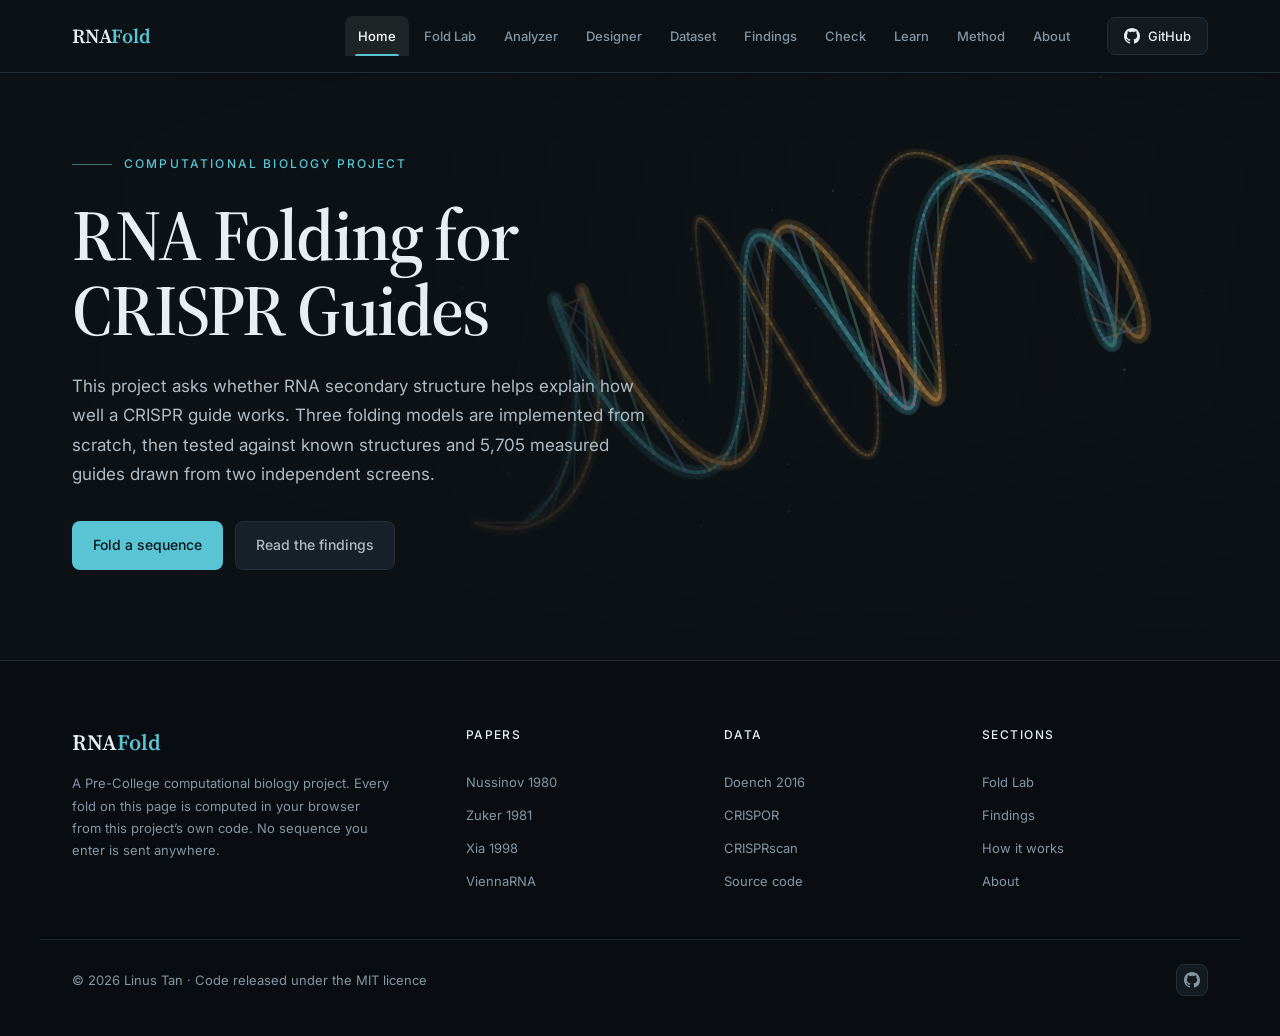
<file: index.html>
<!doctype html>
<!--
  Root redirect.

  GitHub Pages serves this repository from the root, while the site itself
  lives in docs/. Without a root index.html, Pages falls back to rendering
  README.md through Jekyll, which is what a visitor would otherwise see.

  To retire this file: set Settings > Pages > source folder to /docs, then
  delete this file and the sibling .nojekyll. The site then serves from
  kwland.github.io/rna-folding-crispr/ with no redirect hop.
-->
<html lang="en">
  <head>
    <meta charset="utf-8" />
    <meta name="viewport" content="width=device-width, initial-scale=1" />
    <title>RNA Fold Lab</title>
    <link rel="canonical" href="https://kwland.github.io/rna-folding-crispr/docs/" />
    <meta http-equiv="refresh" content="0; url=./docs/" />
    <meta name="robots" content="noindex" />
    <style>
      body {
        margin: 0;
        min-height: 100vh;
        display: grid;
        place-items: center;
        background: #10161c;
        color: #eef3f7;
        font-family: system-ui, -apple-system, "Segoe UI", sans-serif;
      }
      a {
        color: #58c4d4;
      }
    </style>
  </head>
  <body>
    <p>Opening the RNA Fold Lab. <a href="./docs/">Continue if this does not redirect.</a></p>
    <script>
      location.replace("./docs/" + location.hash);
    </script>
  </body>
</html>
</file>
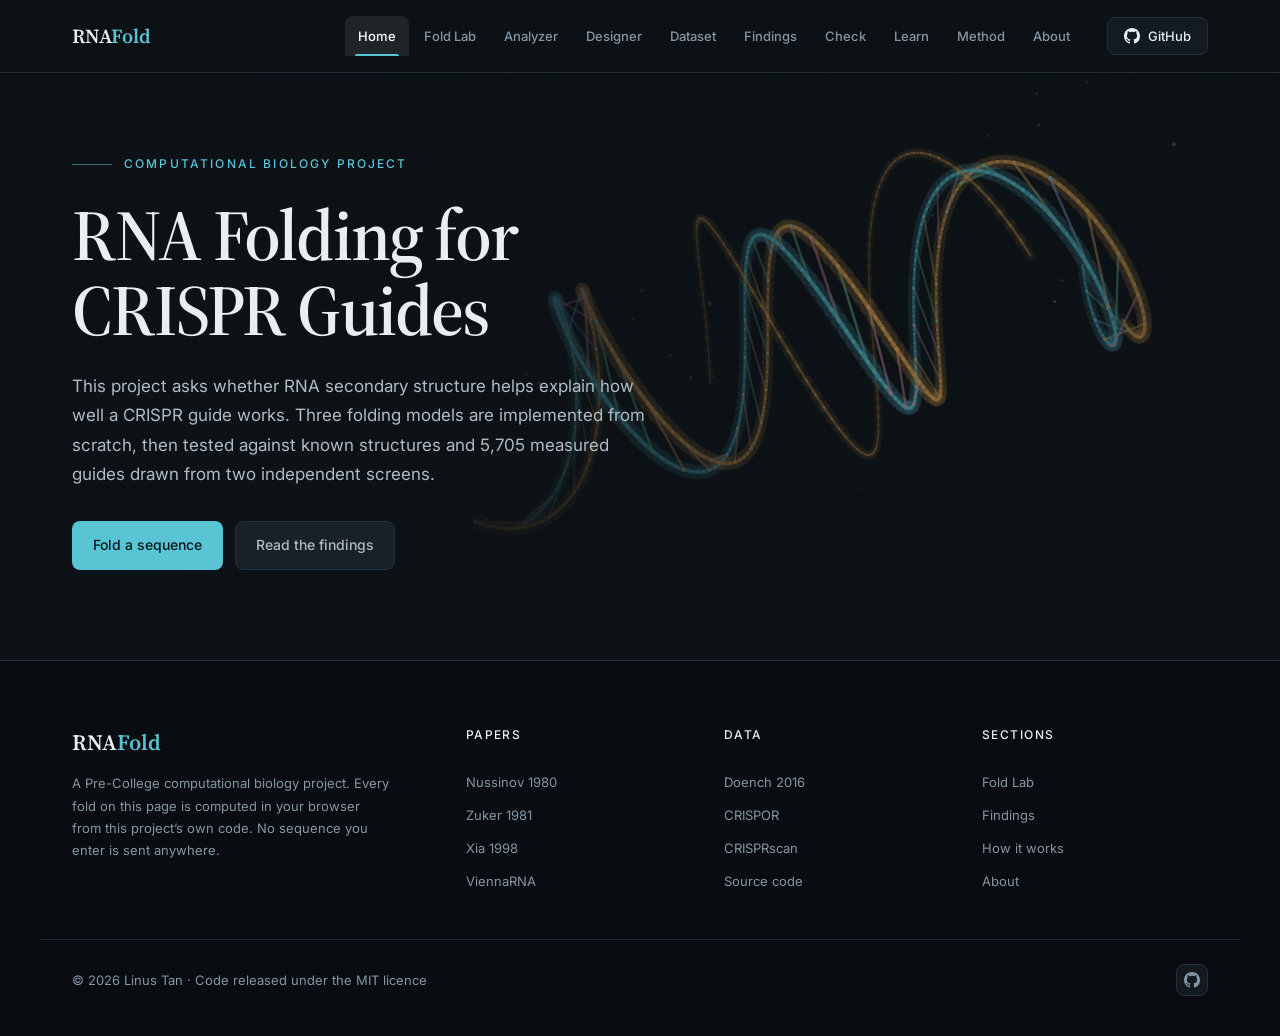
<file: docs/index.html>
<!doctype html>
<html lang="en">
  <head>
    <meta charset="utf-8" />
    <meta name="viewport" content="width=device-width, initial-scale=1" />

    <title>RNA Fold Lab — RNA folding and CRISPR guide activity</title>
    <meta
      name="description"
      content="Nussinov, Zuker and McCaskill folding implemented from scratch, run in the browser, and tested against 5,705 measured CRISPR guides from two independent screens."
    />
    <meta name="author" content="Linus Tan" />
    <link rel="canonical" href="https://kwland.github.io/rna-folding-crispr/" />

    <meta name="color-scheme" content="dark" />
    <meta name="theme-color" content="#0d1216" />

    <meta property="og:type" content="website" />
    <meta property="og:site_name" content="RNA Fold Lab" />
    <meta property="og:title" content="RNA Fold Lab — RNA folding and CRISPR guide activity" />
    <meta
      property="og:description"
      content="Nussinov, Zuker and McCaskill folding implemented from scratch, run in the browser, and tested against 5,705 measured CRISPR guides from two independent screens."
    />
    <meta property="og:url" content="https://kwland.github.io/rna-folding-crispr/" />
    <meta property="og:image" content="https://kwland.github.io/rna-folding-crispr/og.png" />
    <meta property="og:image:width" content="1200" />
    <meta property="og:image:height" content="630" />
    <meta property="og:image:alt" content="RNA Fold Lab: an arc diagram of a predicted RNA secondary structure." />

    <meta name="twitter:card" content="summary_large_image" />
    <meta name="twitter:title" content="RNA Fold Lab — RNA folding and CRISPR guide activity" />
    <meta
      name="twitter:description"
      content="Three folding models implemented from scratch, tested against 5,705 measured CRISPR guides."
    />
    <meta name="twitter:image" content="https://kwland.github.io/rna-folding-crispr/og.png" />

    <link rel="icon" href="favicon.svg" type="image/svg+xml" />
    <link rel="apple-touch-icon" href="favicon.svg" />

    <link rel="preconnect" href="https://fonts.googleapis.com" />
    <link rel="preconnect" href="https://fonts.gstatic.com" crossorigin />
    <link
      href="https://fonts.googleapis.com/css2?family=Inter:wght@400;500;600&family=JetBrains+Mono:wght@400;500;700&family=Source+Serif+4:opsz,wght@8..60,400;8..60,600&display=swap"
      rel="stylesheet"
    />
    <link rel="stylesheet" href="styles.css?v=15b220cb" />
  </head>
  <body>
    <a class="skip-link" href="#lab">Skip to the Fold Lab</a>

    <div class="page-wash" aria-hidden="true"></div>

    <header class="masthead">
      <div class="shell masthead-inner">
        <a class="brand" href="#home">
          <span class="brand-text">RNA<em>Fold</em></span>
        </a>

        <button class="nav-toggle" type="button" aria-expanded="false" aria-controls="mainnav">
          <span class="sr-only">Toggle navigation</span>
          <span class="nav-toggle-bar" aria-hidden="true"></span>
        </button>

        <nav class="mainnav" id="mainnav" aria-label="Sections"><div class="tabstrip" role="tablist" aria-label="Sections">
          <a class="navlink" href="#home" data-nav="home" role="tab" id="tab-home" aria-controls="home" aria-selected="true">Home</a>
          <a class="navlink" href="#lab" data-nav="lab" role="tab" id="tab-lab" aria-controls="lab" aria-selected="false">Fold Lab</a>
          <a class="navlink" href="#analyzer" data-nav="analyzer" role="tab" id="tab-analyzer" aria-controls="analyzer" aria-selected="false">Analyzer</a>
          <a class="navlink" href="#designer" data-nav="designer" role="tab" id="tab-designer" aria-controls="designer" aria-selected="false">Designer</a>
          <a class="navlink" href="#dataset" data-nav="dataset" role="tab" id="tab-dataset" aria-controls="dataset" aria-selected="false">Dataset</a>
          <a class="navlink" href="#findings" data-nav="findings" role="tab" id="tab-findings" aria-controls="findings" aria-selected="false">Findings</a>
          <a class="navlink" href="#check" data-nav="check" role="tab" id="tab-check" aria-controls="check" aria-selected="false">Check</a>
          <a class="navlink" href="#learn" data-nav="learn" role="tab" id="tab-learn" aria-controls="learn" aria-selected="false">Learn</a>
          <a class="navlink" href="#method" data-nav="method" role="tab" id="tab-method" aria-controls="method" aria-selected="false">Method</a>
          <a class="navlink" href="#about" data-nav="about" role="tab" id="tab-about" aria-controls="about" aria-selected="false">About</a>
          </div>
          <a class="nav-cta" href="https://github.com/kwland/rna-folding-crispr" target="_blank" rel="noopener noreferrer">
            <svg viewBox="0 0 16 16" aria-hidden="true"><path d="M8 0C3.58 0 0 3.58 0 8c0 3.54 2.29 6.53 5.47 7.59.4.07.55-.17.55-.38 0-.19-.01-.82-.01-1.49-2.01.37-2.53-.49-2.69-.94-.09-.23-.48-.94-.82-1.13-.28-.15-.68-.52-.01-.53.63-.01 1.08.58 1.23.82.72 1.21 1.87.87 2.33.66.07-.52.28-.87.51-1.07-1.78-.2-3.64-.89-3.64-3.95 0-.87.31-1.59.82-2.15-.08-.2-.36-1.02.08-2.12 0 0 .67-.21 2.2.82a7.4 7.4 0 0 1 2-.27c.68 0 1.36.09 2 .27 1.53-1.04 2.2-.82 2.2-.82.44 1.1.16 1.92.08 2.12.51.56.82 1.27.82 2.15 0 3.07-1.87 3.75-3.65 3.95.29.25.54.73.54 1.48 0 1.07-.01 1.93-.01 2.2 0 .21.15.46.55.38A8.01 8.01 0 0 0 16 8c0-4.42-3.58-8-8-8Z"/></svg>
            <span>GitHub</span>
          </a>
        </nav>
      </div>
    </header>

    <div class="rail rail-left" aria-hidden="true">
      <span class="rail-word">Nussinov · Zuker · McCaskill</span>
      <span class="rail-line"></span>
    </div>

    <nav class="rail rail-right" aria-label="Chapters">
      <span class="rail-start">Start</span>
      <a class="chapter-dot is-active" href="#lab" data-nav="lab"><span>01</span></a>
      <a class="chapter-dot" href="#analyzer" data-nav="analyzer"><span>02</span></a>
      <a class="chapter-dot" href="#designer" data-nav="designer"><span>03</span></a>
      <a class="chapter-dot" href="#dataset" data-nav="dataset"><span>04</span></a>
      <a class="chapter-dot" href="#findings" data-nav="findings"><span>05</span></a>
      <a class="chapter-dot" href="#check" data-nav="check"><span>06</span></a>
      <a class="chapter-dot" href="#learn" data-nav="learn"><span>07</span></a>
      <a class="chapter-dot" href="#method" data-nav="method"><span>08</span></a>
      <a class="chapter-dot" href="#about" data-nav="about"><span>09</span></a>
    </nav>

    <!-- ================================================== HERO -->
    <main>
      <section class="chapter hero is-active" id="home" role="tabpanel" aria-labelledby="tab-home">
        <canvas id="heroCanvas" aria-hidden="true"></canvas>
        <div class="hero-veil" aria-hidden="true"></div>

        <div class="shell hero-content">
          <p class="eyebrow"><span class="eyebrow-dash" aria-hidden="true"></span>Computational biology project</p>
          <h1 class="hero-title">RNA Folding for CRISPR Guides</h1>
          <p class="hero-sub">
            This project asks whether RNA secondary structure helps explain how well a CRISPR guide works.
            Three folding models are implemented from scratch, then tested against known structures and
            5,705 measured guides drawn from two independent screens.
          </p>

          <div class="hero-actions">
            <a class="btn btn-solid" href="#lab">Fold a sequence</a>
            <a class="btn btn-ghost" href="#findings">Read the findings</a>
          </div>

        </div>
        </section>

      <!-- ================================================== 01 FOLD LAB -->
      <section class="chapter" id="lab" role="tabpanel" aria-labelledby="tab-lab" hidden>
        <div class="shell">
          <div class="chapter-head">
<div class="chapter-intro">
              <p class="eyebrow"><span class="chapter-num">01</span>Get started</p>
              <h2>Explore an RNA structure</h2>
              <p class="lead">
                The field below takes an RNA sequence and folds it with both models for comparison. DNA
                input works as well, since T is read as U. All folding happens locally in the browser.
              </p>
            </div>
          </div>

          <div class="lab-grid">
            <form class="card input-card" id="foldForm">
              <div class="card-head">
                <div>
                  <p class="kicker">Input</p>
                  <h3>Sequence</h3>
                </div>
                <span class="status-pill" id="inputStatus" role="status" aria-live="polite">ready</span>
              </div>

              <label class="field-label" for="sequenceInput">RNA or DNA sequence</label>
              <textarea id="sequenceInput" spellcheck="false" rows="4" aria-describedby="errorText">GGGAAACCC</textarea>
              <p class="field-hint"><span id="charCount">9</span> letters · T is read as U · up to 300</p>

              <fieldset class="model-select">
                <legend class="field-label">Folding model</legend>
                <div class="segmented" role="radiogroup" aria-label="Folding model">
                  <label><input type="radio" name="model" value="nussinov" /><span>Nussinov</span></label>
                  <label><input type="radio" name="model" value="zuker" /><span>Zuker</span></label>
                  <label><input type="radio" name="model" value="both" checked /><span>Compare</span></label>
                </div>
              </fieldset>

              <div class="control-row">
                <label class="field-label" for="loopLength">Smallest loop allowed</label>
                <input id="loopLength" type="range" min="0" max="6" step="1" value="3" />
                <output id="loopLengthValue" for="loopLength">3</output>
              </div>
              <p class="field-hint subtle">Nussinov only. Zuker keeps this at 3 to match its loop tables.</p>

              <label class="toggle-row">
                <input id="allowWobble" type="checkbox" checked />
                <span>Allow G·U pairs</span>
              </label>

              <div class="button-row">
                <button class="btn btn-solid" type="submit" id="foldButton">Fold</button>
                <button class="btn btn-ghost" type="button" id="clearSequence">Clear</button>
              </div>

              <p class="field-label examples-label">Examples</p>
              <div class="chip-row">
                <button class="chip" type="button" data-example="GGGAAACCC">Hairpin</button>
                <button class="chip" type="button" data-example="GGGGAAAACCCCUUUUGGGGAAAACCCC">Two stems</button>
                <button class="chip" type="button" data-example="GCGGAUUUAGCUCAGUUGGGAGAGCGCCAGACUGAAGAUCUGGAGGUCCUGUGUUCGAUCCACAGAAUUCGCACCA">tRNA-Phe</button>
                <button class="chip" type="button" data-example="GCGCGATACGCGTATCGCGC">Folds up</button>
                <button class="chip" type="button" data-example="CTTAAGGGTTAAGTAAGTGT">Stays open</button>
                <button class="chip" type="button" id="randomGuide">Random 20</button>
              </div>

              <p class="error-text" id="errorText" role="alert"></p>
            </form>

            <div class="card result-card">
              <div class="card-head">
                <div>
                  <p class="kicker">Output</p>
                  <h3>Predicted fold</h3>
                </div>
                <button class="btn btn-ghost btn-sm" type="button" id="copyStructure">Copy</button>
              </div>

              <div class="metric-grid" id="metricGrid">
                <div class="metric">
                  <span class="metric-label">Nussinov pairs</span>
                  <strong id="pairCount">0</strong>
                  <span class="metric-foot">most pairs</span>
                </div>
                <div class="metric">
                  <span class="metric-label">Zuker energy</span>
                  <strong id="mfeValue">0.0</strong>
                  <span class="metric-foot">kcal/mol</span>
                </div>
                <div class="metric">
                  <span class="metric-label">G / C</span>
                  <strong id="gcPercent">0%</strong>
                  <span class="metric-foot">of the strand</span>
                </div>
                <div class="metric" id="seedMetric">
                  <span class="metric-label">Seed open</span>
                  <strong id="seedOpen">n/a</strong>
                  <span class="metric-foot">last 8 free</span>
                </div>
              </div>

              <div class="arc-wrap">
                <canvas id="rnaCanvas" aria-label="Arc diagram of the predicted structure"></canvas>
              </div>
              <div class="arc-legend" id="arcLegend"></div>

              <div class="dot-output">
                <div class="dot-row">
                  <span class="dot-tag">Seq</span>
                  <code id="normalizedSequence"></code>
                </div>
                <div class="dot-row" id="nussinovRow">
                  <span class="dot-tag tag-a">Nussinov</span>
                  <code id="dotBracket"></code>
                </div>
                <div class="dot-row" id="zukerRow">
                  <span class="dot-tag tag-b">Zuker</span>
                  <code id="dotBracketZuker"></code>
                </div>
              </div>

              <p class="interpretation" id="foldInterpretation"></p>
              <div class="warning-list" id="warningList"></div>
            </div>

            <div class="card matrix-card">
              <div class="card-head">
                <div>
                  <p class="kicker">Dynamic programming</p>
                  <h3 id="matrixTitle">Nussinov grid</h3>
                </div>
                <span class="matrix-hint" id="matrixHover">hover a cell</span>
              </div>
              <div class="matrix-wrap">
                <canvas id="matrixCanvas" aria-label="Dynamic programming grid"></canvas>
              </div>
              <div class="matrix-legend">
                <span>fewer pairs</span>
                <span class="legend-ramp" aria-hidden="true"></span>
                <span>more pairs</span>
              </div>
              <p class="note">
                Cell (i, j) holds the best answer for the piece of the strand from i to j. The answer for the
                whole molecule sits in the gold corner. Every other cell is a smaller piece it was built from.
              </p>
            </div>

            <div class="card viewer-card">
              <div class="card-head">
                <div>
                  <p class="kicker">3D model</p>
                  <h3>Structure viewer</h3>
                </div>
                <div class="viewer-controls">
                  <button class="btn btn-ghost btn-sm" type="button" id="spinToggle">Pause spin</button>
                  <button class="btn btn-ghost btn-sm" type="button" id="resetView">Reset</button>
                </div>
              </div>
              <div class="viewer-wrap">
                <canvas id="viewerCanvas" aria-label="Rotatable 3D model of the predicted structure"></canvas>
                <p class="viewer-hint">Drag to rotate · scroll to zoom</p>
              </div>
              <div class="base-legend">
                <span><i style="background:#67c39a"></i>A</span>
                <span><i style="background:#e0a458"></i>U</span>
                <span><i style="background:#7fa9dc"></i>G</span>
                <span><i style="background:#d98ba0"></i>C</span>
                <span class="legend-seed"><i></i>seed (last 8)</span>
              </div>
              <p class="note">
                This view arranges the predicted base pairs in three dimensions to make stems and loops easier
                to inspect. It is a visual aid, not a physical model of the molecule.
              </p>
            </div>
          </div>

          <div class="card compare-card" id="compareCard">
            <div class="card-head">
              <div>
                <p class="kicker">Model comparison</p>
                <h3>Where the models agree</h3>
              </div>
              <span class="status-pill" id="agreementPill" role="status" aria-live="polite">compare</span>
            </div>
            <div class="compare-stats" id="compareStats"></div>
            <p class="note" id="compareNote"></p>
          </div>
        </div>
      </section>

      <!-- ================================================== 02 ANALYZER -->
      <section class="chapter" id="analyzer" role="tabpanel" aria-labelledby="tab-analyzer" hidden>
        <div class="shell">
          <div class="chapter-head">
<div class="chapter-intro">
              <p class="eyebrow"><span class="chapter-num">02</span>Guide analyzer</p>
              <h2>Analyze a CRISPR guide</h2>
              <p class="lead">
                A 20-letter guide spacer can be inspected here for its predicted fold, G/C content, and
                PAM-proximal seed. The scaffold can be folded along with it, since the two can pair and
                change the answer.
              </p>
            </div>
          </div>

          <div class="lab-grid">
            <form class="card input-card" id="analyzerForm">
              <div class="card-head">
                <div>
                  <p class="kicker">Input</p>
                  <h3>Guide spacer</h3>
                </div>
                <span class="status-pill" id="analyzerStatus" role="status" aria-live="polite">ready</span>
              </div>

              <label class="field-label" for="spacerInput">Spacer (20 letters)</label>
              <textarea id="spacerInput" spellcheck="false" rows="2">CTTAAGGGTTAAGTAAGTGT</textarea>
              <p class="field-hint"><span id="spacerCount">20</span> letters</p>

              <fieldset class="model-select">
                <legend class="field-label">Folding model</legend>
                <div class="segmented" role="radiogroup" aria-label="Folding model for the analyzer">
                  <label><input type="radio" name="analyzerModel" value="zuker" checked /><span>Zuker</span></label>
                  <label><input type="radio" name="analyzerModel" value="nussinov" /><span>Nussinov</span></label>
                </div>
              </fieldset>

              <label class="toggle-row">
                <input id="withScaffold" type="checkbox" checked />
                <span>Add the scaffold tail</span>
              </label>
              <p class="field-hint subtle">
                This standard scaffold is the 76-letter tail that binds Cas9. It can pair with the spacer,
                so including it may change the predicted structure.
              </p>

              <div class="button-row">
                <button class="btn btn-solid" type="submit" id="analyzeButton">Analyze</button>
                <button class="btn btn-ghost" type="button" id="analyzerClear">Clear</button>
              </div>

              <p class="field-label examples-label">Examples</p>
              <div class="chip-row">
                <button class="chip" type="button" data-spacer="CTTAAGGGTTAAGTAAGTGT">More open seed</button>
                <button class="chip" type="button" data-spacer="GCGCGATACGCGTATCGCGC">More paired seed</button>
                <button class="chip" type="button" data-spacer="ATTAAATTAAATAAATTAAA">Low G/C</button>
                <button class="chip" type="button" data-spacer="GACTTTTACGTTAGCATGAA">Has TTTT</button>
                <button class="chip" type="button" data-spacer="TCCCTGGCCAGGCTTTGGGG">Best from EMX1</button>
              </div>

              <p class="error-text" id="analyzerError" role="alert"></p>
            </form>

            <div class="card result-card">
              <div class="card-head">
                <div>
                  <p class="kicker">Structure summary</p>
                  <h3>Seed check</h3>
                </div>
              </div>

              <div class="metric-grid">
                <div class="metric accent-a">
                  <span class="metric-label">Seed open</span>
                  <strong id="seedOpennessValue">0%</strong>
                  <span class="metric-foot">of the last 8</span>
                </div>
                <div class="metric">
                  <span class="metric-label">G / C</span>
                  <strong id="analyzerGc">0%</strong>
                  <span class="metric-foot">of the spacer</span>
                </div>
                <div class="metric">
                  <span class="metric-label">Energy</span>
                  <strong id="analyzerEnergy">0.0</strong>
                  <span class="metric-foot">kcal/mol</span>
                </div>
                <div class="metric accent-b">
                  <span class="metric-label">Predicted</span>
                  <strong id="predEfficiency">n/a</strong>
                  <span class="metric-foot">editing efficiency</span>
                </div>
              </div>

              <div class="arc-wrap">
                <canvas id="analyzerCanvas" aria-label="Arc diagram of the guide fold, seed bases marked"></canvas>
              </div>
              <div class="arc-legend" id="analyzerLegend"></div>

              <div class="dot-output">
                <div class="dot-row">
                  <span class="dot-tag">Spacer</span>
                  <code id="analyzerSpacerSeq"></code>
                </div>
                <div class="dot-row">
                  <span class="dot-tag tag-a">Fold</span>
                  <code id="analyzerSpacerStruct"></code>
                </div>
              </div>

              <p class="interpretation" id="analyzerInterpretation"></p>
              <div class="warning-list" id="analyzerFlags"></div>
              <p class="note">
                Openness counts how many of the eight seed positions are unpaired in this predicted structure.
                A higher value means a more exposed seed in the model, not a guarantee of stronger editing.
              </p>
            </div>
          </div>

          <div class="card model-note-card">
            <div class="card-head">
              <div>
                <p class="kicker">Ensemble view</p>
                <h3>Unpaired probability per position</h3>
              </div>
              <span class="status-pill" id="ensembleStatus" role="status" aria-live="polite">ready</span>
            </div>

            <p class="note">
              The fold above is one structure, so every base is scored either paired or unpaired. A real
              RNA moves through many structures at once. The McCaskill partition function sums over all of
              them, weighted by energy, and reports the probability that each base is left unpaired. The
              two views often disagree, and the difference is largest exactly where a single structure is
              close to a tie.
            </p>

            <div class="metric-grid">
              <div class="metric accent-a">
                <span class="metric-label">Seed open, ensemble</span>
                <strong id="ensembleSeed">0%</strong>
                <span class="metric-foot">mean over the last 8</span>
              </div>
              <div class="metric">
                <span class="metric-label">Seed open, one structure</span>
                <strong id="ensembleSingle">0%</strong>
                <span class="metric-foot">for comparison</span>
              </div>
              <div class="metric">
                <span class="metric-label">Spacer open</span>
                <strong id="ensembleMean">0%</strong>
                <span class="metric-foot">mean over all 20</span>
              </div>
              <div class="metric accent-b">
                <span class="metric-label">Ensemble energy</span>
                <strong id="ensembleEnergy">0.0</strong>
                <span class="metric-foot">kcal/mol</span>
              </div>
            </div>

            <div class="arc-wrap">
              <canvas id="ensembleCanvas" aria-label="Probability that each spacer position is unpaired"></canvas>
            </div>
            <div class="arc-legend" id="ensembleLegend"></div>
            <p class="interpretation" id="ensembleInterpretation"></p>
          </div>

          <div class="card model-note-card">
            <div class="card-head">
              <div>
                <p class="kicker">Efficiency estimate</p>
                <h3>About the prediction</h3>
              </div>
              <span class="status-pill" id="modelStatus" role="status" aria-live="polite">loading</span>
            </div>
            <div class="compare-stats" id="modelStats"></div>
            <p class="note" id="modelNote"></p>
          </div>
        </div>
      </section>

      <!-- ================================================== 03 DESIGNER -->
      <section class="chapter" id="designer" role="tabpanel" aria-labelledby="tab-designer" hidden>
        <div class="shell">
          <div class="chapter-head">
<div class="chapter-intro">
              <p class="eyebrow"><span class="chapter-num">03</span>Guide designer</p>
              <h2>Find guide candidates</h2>
              <p class="lead">
                A target DNA sequence yields every 20-letter spacer that sits next to an NGG PAM on either
                strand. Each candidate is folded together with the scaffold and given a preliminary ranking.
              </p>
            </div>
          </div>

          <div class="designer-grid">
            <form class="card input-card" id="designerForm">
              <div class="card-head">
                <div>
                  <p class="kicker">Input</p>
                  <h3>Target DNA</h3>
                </div>
                <span class="status-pill" id="designerStatus" role="status" aria-live="polite">ready</span>
              </div>

              <label class="field-label" for="targetInput">Target sequence</label>
              <textarea id="targetInput" spellcheck="false" rows="6"></textarea>
              <p class="field-hint"><span id="targetCount">0</span> bp · up to 5,000</p>

              <div class="button-row">
                <button class="btn btn-solid" type="submit" id="designerButton">Find guides</button>
                <button class="btn btn-ghost" type="button" id="designerExample">Load EMX1 example</button>
                <button class="btn btn-ghost" type="button" id="designerClear">Clear</button>
              </div>
              <p class="error-text" id="designerError" role="alert"></p>
            </form>

            <div class="card">
              <div class="card-head">
                <div>
                  <p class="kicker">Results</p>
                  <h3>Candidate guides</h3>
                </div>
                <button class="btn btn-ghost btn-sm" type="button" id="designerCsv">CSV</button>
              </div>
              <div class="compare-stats" id="designerStats"></div>
              <div class="table-wrap">
                <table class="data-table" id="designerTable">
                  <thead>
                    <tr>
                      <th>#</th>
                      <th>Spacer (DNA)</th>
                      <th>Strand</th>
                      <th>Pos</th>
                      <th>G/C</th>
                      <th>Seed open</th>
                      <th>Pred. eff</th>
                      <th>Flags</th>
                      <th></th>
                    </tr>
                  </thead>
                  <tbody id="designerBody">
                    <tr>
                      <td colspan="9" class="table-empty">No target sequence entered yet.</td>
                    </tr>
                  </tbody>
                </table>
              </div>
              <p class="note">
                The efficiency score comes from a small exploratory model. Use it to compare candidates, not
                as a substitute for established design tools or experimental validation.
              </p>
            </div>
          </div>
        </div>
      </section>

      <!-- ================================================== 04 DATASET -->
      <section class="chapter" id="dataset" role="tabpanel" aria-labelledby="tab-dataset" hidden>
        <div class="shell">
          <div class="chapter-head">
<div class="chapter-intro">
              <p class="eyebrow"><span class="chapter-num">04</span>Measured guide data</p>
              <h2>What the guide data shows</h2>
              <p class="lead">
                This chapter tests whether guides with a more open predicted seed also show higher measured
                editing efficiency. Across the pooled dataset, seed openness on its own has almost no
                relationship with activity.
              </p>
            </div>
          </div>

          <div class="summary-panel" id="datasetStats"></div>

          <div class="card chart-card">
            <div class="card-head">
              <div>
                <p class="kicker">The result</p>
                <h3>Editing efficiency by seed openness</h3>
              </div>
              <span class="matrix-hint" id="datasetCount">loading</span>
            </div>
            <div class="chart-wrap">
              <canvas id="datasetChart" aria-label="Mean editing efficiency at each level of seed openness"></canvas>
            </div>
            <p class="note" id="datasetFinding"></p>
          </div>

          <div class="card">
            <div class="card-head">
              <div>
                <p class="kicker">Every guide</p>
                <h3>The raw table</h3>
              </div>
              <button class="btn btn-ghost btn-sm" type="button" id="datasetCsv">CSV</button>
            </div>
            <div class="table-wrap tall">
              <table class="data-table">
                <thead>
                  <tr>
                    <th>Guide</th>
                    <th>Gene</th>
                    <th>G/C</th>
                    <th>Seed open</th>
                    <th>Efficiency</th>
                    <th></th>
                  </tr>
                </thead>
                <tbody id="datasetBody">
                  <tr>
                    <td colspan="6" class="table-empty">
                      <span class="sr-only">Loading the guide dataset</span>
                      <span class="skeleton-row" aria-hidden="true">
                        <span class="skeleton skeleton-line" style="width: 100%"></span>
                        <span class="skeleton skeleton-line" style="width: 88%"></span>
                        <span class="skeleton skeleton-line" style="width: 94%"></span>
                        <span class="skeleton skeleton-line" style="width: 76%"></span>
                      </span>
                    </td>
                  </tr>
                </tbody>
              </table>
            </div>
            <p class="note" id="datasetSource"></p>
          </div>
        </div>
      </section>

      <!-- ================================================== 05 FINDINGS -->
      <section class="chapter" id="findings" role="tabpanel" aria-labelledby="tab-findings" hidden>
        <div class="shell">
          <div class="chapter-head">
<div class="chapter-intro">
              <p class="eyebrow"><span class="chapter-num">05</span>The study</p>
              <h2>Four tests of the same idea</h2>
              <p class="lead">
                A flat correlation is easy to dismiss. Chapter 04 measured seed openness one way, on one
                molecule, at one assumed position, and found nothing. Four objections to that result are
                answered below, each with a different measurement, and both screens are analyzed the same
                way so that a result appearing in only one of them is visible as such.
              </p>
            </div>
          </div>

          <div class="card">
            <div class="card-head">
              <div>
                <p class="kicker">Experiment 01</p>
                <h3>Five ways to measure accessibility</h3>
              </div>
              <span class="status-pill" id="findingsStatus" role="status" aria-live="polite">loading</span>
            </div>
            <p class="note">
              Counting unpaired bases in one predicted structure gives a value that can only be a multiple
              of one eighth. Across 4,685 guides that produces 9 distinct numbers. The partition function
              produces 4,668. The table reports the correlation with measured editing efficiency under both
              instruments, folded both as a bare spacer and as the full sgRNA.
            </p>
            <p class="note subtle">
              Two correlations are given for each measure. The pooled value compares every guide against
              every other, including guides targeting different genes. The within-gene value compares
              guides only against others aimed at the same gene, which is the comparison a designer makes.
              Genes differ widely in how editable they are, so the two can disagree sharply.
            </p>
            <div class="table-wrap">
              <table class="data-table" id="measuresTable">
                <thead>
                  <tr>
                    <th scope="col">Accessibility measure</th>
                    <th scope="col">Pooled</th>
                    <th scope="col">Within gene</th>
                    <th scope="col">95% interval</th>
                  </tr>
                </thead>
                <tbody id="measuresBody">
                  <tr>
                    <td colspan="4" class="table-empty">
                      <span class="sr-only">Loading results</span>
                      <span class="skeleton-row" aria-hidden="true">
                        <span class="skeleton skeleton-line" style="width: 100%"></span>
                        <span class="skeleton skeleton-line" style="width: 88%"></span>
                        <span class="skeleton skeleton-line" style="width: 94%"></span>
                        <span class="skeleton skeleton-line" style="width: 76%"></span>
                      </span>
                    </td>
                  </tr>
                </tbody>
              </table>
            </div>
            <p class="interpretation" id="measuresFinding"></p>
          </div>

          <div class="card">
            <div class="card-head">
              <div>
                <p class="kicker">Experiment 02</p>
                <h3>Every position, not an assumed window</h3>
              </div>
            </div>
            <p class="note">
              The seed is conventionally the last eight bases. That is an assumption rather than a
              measurement. Per-base unpaired probabilities allow the correlation with efficiency to be
              computed separately at each of the 20 spacer positions, so the assumption can be tested
              instead of imposed. The shaded band marks the conventional seed.
            </p>
            <div class="segmented-wrap">
              <div class="segmented" role="radiogroup" aria-label="Screen for the position chart">
                <label><input type="radio" name="positionScreen" value="doench" checked /><span>Human cells</span></label>
                <label><input type="radio" name="positionScreen" value="crisprscan" /><span>Zebrafish</span></label>
              </div>
            </div>
            <div class="arc-wrap tall">
              <canvas id="positionCanvas" aria-label="Correlation between unpaired probability and editing efficiency at each spacer position"></canvas>
            </div>
            <div class="arc-legend" id="positionLegend"></div>
            <p class="interpretation" id="positionFinding"></p>
          </div>

          <div class="card">
            <div class="card-head">
              <div>
                <p class="kicker">Experiment 03</p>
                <h3>Whether structure adds anything</h3>
              </div>
            </div>
            <p class="note">
              Whether a feature correlates with activity on its own is the wrong question, because sequence
              composition already predicts a great deal. The useful question is whether folding adds
              anything on top. A sequence-only model using position-specific bases, neighbouring pairs, and
              G/C content sets the baseline. Folding features are then added and the change in accuracy is
              measured on guides the model never saw, holding out whole genes at a time.
            </p>
            <div class="table-wrap">
              <table class="data-table" id="incrementalTable">
                <thead>
                  <tr>
                    <th scope="col">Screen</th>
                    <th scope="col">Sequence only</th>
                    <th scope="col">With folding</th>
                    <th scope="col">Change</th>
                    <th scope="col">95% interval</th>
                  </tr>
                </thead>
                <tbody id="incrementalBody">
                  <tr>
                    <td colspan="5" class="table-empty">
                      <span class="sr-only">Loading results</span>
                      <span class="skeleton-row" aria-hidden="true">
                        <span class="skeleton skeleton-line" style="width: 100%"></span>
                        <span class="skeleton skeleton-line" style="width: 88%"></span>
                        <span class="skeleton skeleton-line" style="width: 94%"></span>
                        <span class="skeleton skeleton-line" style="width: 76%"></span>
                      </span>
                    </td>
                  </tr>
                </tbody>
              </table>
            </div>
            <p class="interpretation" id="incrementalFinding"></p>
          </div>

          <div class="card">
            <div class="card-head">
              <div>
                <p class="kicker">Experiment 04</p>
                <h3>Whether it holds in another laboratory</h3>
              </div>
            </div>
            <p class="note">
              A result that appears in only the screen it was found in is not a result. Each model is
              trained on one screen and applied unchanged to another. The two Doench screens share no
              genes, and CRISPRscan differs in organism, delivery, and readout, so both directions are
              genuine tests rather than reshuffles of one experiment.
            </p>
            <div class="table-wrap">
              <table class="data-table" id="transferTable">
                <thead>
                  <tr>
                    <th scope="col">Trained on</th>
                    <th scope="col">Applied to</th>
                    <th scope="col">Sequence only</th>
                    <th scope="col">With folding</th>
                    <th scope="col">Change</th>
                  </tr>
                </thead>
                <tbody id="transferBody">
                  <tr>
                    <td colspan="5" class="table-empty">
                      <span class="sr-only">Loading results</span>
                      <span class="skeleton-row" aria-hidden="true">
                        <span class="skeleton skeleton-line" style="width: 100%"></span>
                        <span class="skeleton skeleton-line" style="width: 88%"></span>
                        <span class="skeleton skeleton-line" style="width: 94%"></span>
                        <span class="skeleton skeleton-line" style="width: 76%"></span>
                      </span>
                    </td>
                  </tr>
                </tbody>
              </table>
            </div>
            <p class="interpretation" id="transferFinding"></p>
          </div>

          <div class="card" id="viennaCard" hidden>
            <div class="card-head">
              <div>
                <p class="kicker">Experiment 05</p>
                <h3>Checked against a reference implementation</h3>
              </div>
              <span class="status-pill" id="viennaValidationStatus" role="status" aria-live="polite">loading</span>
            </div>
            <p class="note">
              The folding code on this site uses the published Watson-Crick stacking
              energies, but its wobble, loop, and multiloop terms are simplified. Documenting
              an approximation is not the same as measuring what it costs. Every number above
              was therefore recomputed with ViennaRNA under the standard Turner parameters.
              ViennaRNA is the physical reference; the implementation here is the transparent
              one, verified against exhaustive enumeration and small enough to run in a
              browser.
            </p>
            <div class="table-wrap">
              <table class="data-table">
                <thead>
                  <tr>
                    <th scope="col">Measure</th>
                    <th scope="col">Agreement (r)</th>
                    <th scope="col">This model</th>
                    <th scope="col">ViennaRNA</th>
                  </tr>
                </thead>
                <tbody id="viennaBody">
                  <tr>
                    <td colspan="4" class="table-empty">
                      <span class="sr-only">Loading results</span>
                      <span class="skeleton-row" aria-hidden="true">
                        <span class="skeleton skeleton-line" style="width: 100%"></span>
                        <span class="skeleton skeleton-line" style="width: 88%"></span>
                        <span class="skeleton skeleton-line" style="width: 94%"></span>
                        <span class="skeleton skeleton-line" style="width: 76%"></span>
                      </span>
                    </td>
                  </tr>
                </tbody>
              </table>
            </div>
            <p class="interpretation" id="viennaValidationFinding"></p>
            <div class="table-wrap">
              <table class="data-table">
                <thead>
                  <tr>
                    <th scope="col">Temperature and folding context</th>
                    <th scope="col">Seed accessibility</th>
                    <th scope="col">Mean unpaired</th>
                    <th scope="col">Ensemble energy</th>
                  </tr>
                </thead>
                <tbody id="viennaSensitivityBody"></tbody>
              </table>
            </div>
            <p class="note" id="viennaSensitivityFinding"></p>
          </div>

          <div class="card soft">
            <div class="card-head">
              <div>
                <p class="kicker">Summary</p>
                <h3>What the five experiments settle</h3>
              </div>
            </div>
            <div class="finding-grid">
              <div class="finding">
                <span class="finding-tag">Measurement</span>
                <p>
                  The sharper instrument recovers slightly more than the coarse one, in the direction the
                  hypothesis predicts, but the largest value found anywhere accounts for under half a
                  percent of the variation in activity.
                </p>
              </div>
              <div class="finding">
                <span class="finding-tag">Context</span>
                <p>
                  Folding a spacer alone and folding it inside the sgRNA give different answers, correlated
                  at only 0.17. A bare 20-letter spacer has almost no structure to speak of, so the original
                  premise rested on a quantity that barely varies.
                </p>
              </div>
              <div class="finding">
                <span class="finding-tag">Position</span>
                <p>
                  The two screens place their strongest positions at opposite ends of the spacer. Effects
                  localized to different places in different experiments are not describing one mechanism.
                </p>
              </div>
              <div class="finding">
                <span class="finding-tag">Value</span>
                <p>
                  In human cells folding adds nothing to a sequence-only model, under either energy model.
                  In zebrafish it adds a small amount once standard Turner parameters are used, carried by
                  overall folding stability rather than seed accessibility, running opposite to the
                  hypothesis, and not transferring to human cells.
                </p>
              </div>
            </div>
            <p class="note" id="studySource"></p>
          </div>
        </div>
      </section>

      <!-- ================================================== 06 CHECK THE MODELS -->
      <section class="chapter" id="check" role="tabpanel" aria-labelledby="tab-check" hidden>
        <div class="shell">
          <div class="chapter-head">
<div class="chapter-intro">
              <p class="eyebrow"><span class="chapter-num">06</span>Reference checks</p>
              <h2>Compare with reference results</h2>
              <p class="lead">
                A model is only useful if its output can be checked. This chapter measures the folding
                models against a small set of known structures and precomputed ViennaRNA results.
                Agreement is encouraging, though the reference set is deliberately small and reads as a
                smoke test rather than broad validation.
              </p>
            </div>
          </div>

          <div class="summary-panel" id="checkStats"></div>

          <div class="data-grid" id="checkCards"></div>

          <div class="card chart-card">
            <div class="card-head">
              <div>
                <p class="kicker">Zuker-style model and ViennaRNA</p>
                <h3>Energy comparison across 30 guides</h3>
              </div>
              <span class="matrix-hint" id="viennaCorr">computing</span>
            </div>
            <div class="chart-wrap">
              <canvas id="viennaScatter" aria-label="Scatter plot comparing predicted energy with ViennaRNA"></canvas>
            </div>
            <p class="note" id="viennaNote"></p>
          </div>
        </div>
      </section>

      <!-- ================================================== 07 LEARN -->
      <section class="chapter" id="learn" role="tabpanel" aria-labelledby="tab-learn" hidden>
        <div class="shell">
          <div class="chapter-head">
<div class="chapter-intro">
              <p class="eyebrow"><span class="chapter-num">07</span>Learn</p>
              <h2>RNA folding, explained</h2>
              <p class="lead">A short introduction to the biology, the algorithms, and the site.</p>
            </div>
          </div>

          <div class="learn-list">
            <article class="card soft learn-step">
              <span class="step-num">1</span>
              <h3>The molecule</h3>
              <p>RNA is a sequence built from four bases: A, C, G, and U.</p>
              <p>Complementary bases can pair, causing the strand to form stems, loops, and other structures.</p>
            </article>

            <article class="card soft learn-step">
              <span class="step-num">2</span>
              <h3>Base pairing</h3>
              <p>A pairs with U, G pairs with C, and G can also form a weaker wobble pair with U.</p>
              <p>
                Pairing between distant positions brings the strand together. The models predict this
                secondary structure: which bases pair, rather than the full molecular shape.
              </p>
            </article>

            <article class="card soft learn-step">
              <span class="step-num">3</span>
              <h3>Two models, two objectives</h3>
              <p>A sequence can support many possible folds. The two models choose among them differently:</p>
              <ul class="tick-list">
                <li><strong>Nussinov:</strong> maximizes the number of allowed base pairs.</li>
                <li><strong>Zuker-style:</strong> searches for a lower-energy structure.</li>
              </ul>
            </article>

            <article class="card soft learn-step">
              <span class="step-num">4</span>
              <h3>The value of two models</h3>
              <p>The models make different assumptions, so comparing them shows when a result depends on the scoring method.</p>
              <p>
                Agreement can be a useful consistency check, but it is not proof of the true structure. The
                reference section also compares selected outputs with known structures and ViennaRNA results.
              </p>
            </article>

            <article class="card soft learn-step">
              <span class="step-num">5</span>
              <h3>How this connects to CRISPR</h3>
              <p>CRISPR uses a short piece of RNA, the guide, to find one exact spot in a whole genome of DNA.</p>
              <p>That guide has to be free to stick to the DNA. The tip that touches first is the seed.</p>
              <p>
                The motivating idea was that folding might hide the seed and weaken targeting. The larger
                dataset on this page does not show that relationship when seed openness is used alone, so the
                feature should not be used as a standalone filter.
              </p>
            </article>

            <article class="card soft learn-step">
              <span class="step-num">6</span>
              <h3>What this model predicts</h3>
              <p>This project predicts RNA secondary structure, not an atom-level 3D structure.</p>
              <p>
                Secondary structure records which bases pair. Dynamic programming can compute that
                representation quickly for the sequence lengths used here.
              </p>
              <p>
                The 3D viewer simply lays out the predicted base pairs in space. It should be read as a
                diagram, not as a molecular structure prediction.
              </p>
            </article>

            <article class="card soft learn-step">
              <span class="step-num">7</span>
              <h3>What each chapter covers</h3>
              <ul class="tick-list">
                <li><strong>Fold Lab:</strong> any strand folded by both models side by side.</li>
                <li><strong>Analyzer:</strong> one guide, with the seed measured as a single structure and across the ensemble.</li>
                <li><strong>Designer:</strong> target DNA turned into a ranked list of guide candidates.</li>
                <li><strong>Dataset:</strong> the open seed idea set against thousands of measured guides.</li>
                <li><strong>Findings:</strong> the four experiments that test the idea properly.</li>
                <li><strong>Check:</strong> the models measured against selected reference structures.</li>
              </ul>
            </article>
          </div>
        </div>
      </section>

      <!-- ================================================== 08 METHOD -->
      <section class="chapter" id="method" role="tabpanel" aria-labelledby="tab-method" hidden>
        <div class="shell">
          <div class="chapter-head">
<div class="chapter-intro">
              <p class="eyebrow"><span class="chapter-num">08</span>How it works</p>
              <h2>How the models work</h2>
              <p class="lead">
                Both methods use dynamic programming: solve smaller intervals, store those results, and combine
                them to solve the full sequence. Their main difference is how they score a structure.
              </p>
            </div>
          </div>

          <div class="model-compare">
            <article class="card model-card">
              <div class="model-head">
                <span class="model-badge badge-a">Model 1</span>
                <h3>Nussinov, 1978</h3>
              </div>
              <p class="model-goal">Goal: <strong>the most base pairs</strong></p>
              <div class="recurrence">
                <span class="rec-lhs">N[i,j] = max</span>
                <code>N[i+1, j]</code>
                <code>N[i, j-1]</code>
                <code>N[i+1, j-1] + pair(i,j)</code>
                <code>max<sub>k</sub> N[i,k] + N[k+1,j]</code>
              </div>
              <ul class="tick-list">
                <li>Every allowed pair is worth exactly +1</li>
                <li>Runs in O(n<sup>3</sup>) time and is easy to trace by hand</li>
                <li>Ignores physics, so a stack and a lone pair count the same</li>
                <li>Over pairs in practice, inventing pairs that would not hold</li>
              </ul>
            </article>

            <article class="card model-card">
              <div class="model-head">
                <span class="model-badge badge-b">Model 2</span>
                <h3>Zuker, 1981</h3>
              </div>
              <p class="model-goal">Goal: <strong>the lowest free energy</strong></p>
              <div class="recurrence">
                <span class="rec-lhs">V[i,j] = min</span>
                <code>eH(i,j) <em>hairpin</em></code>
                <code>eS(i,j) + V[i+1,j-1] <em>stack</em></code>
                <code>eL(i,j,k,l) + V[k,l] <em>bulge / internal</em></code>
                <code>WM[i+1,k] + WM[k+1,j-1] + a <em>multiloop</em></code>
              </div>
              <ul class="tick-list">
                <li>Stacking holds the strand together, loops cost energy</li>
                <li>Uses nearest neighbour energies measured in a lab</li>
                <li>Lone pairs get penalised away on their own</li>
                <li>This is the idea behind ViennaRNA and RNAfold</li>
              </ul>
            </article>
          </div>

          <div class="card energy-card">
            <div class="card-head">
              <div>
                <p class="kicker">Energy model</p>
                <h3>Nearest-neighbor stacking energies</h3>
              </div>
            </div>
            <p class="card-lead">
              These values describe the energy of stacking one base pair above another, in kcal/mol at
              37&nbsp;°C. More negative values are more stabilizing. G/C-rich stacks are often among the
              strongest.
            </p>
            <div class="stack-table" id="stackTable"></div>
            <p class="note">
              These ten values come from published Turner and Xia nearest-neighbor parameters. The G·U wobble,
              loop, and multiloop terms in this project are simplified. Treat the reported energies as
              approximate rankings; ViennaRNA remains the reference implementation.
            </p>
          </div>

          <div class="card honest-card">
            <h3>Main results and limitations</h3>
            <div class="honest-grid">
              <div>
                <p class="honest-tag good">What worked</p>
                <ul>
                  <li>
                    Both recurrences are implemented from scratch. On <strong>GGGAAACCC</strong> the
                    Zuker-style model returns
                    −1.12 kcal/mol, the same value obtained by working the stacking table through by hand.
                  </li>
                  <li>
                    On three selected reference shapes, the Zuker-style model reaches F1 = 1.00, including
                    the tRNA cloverleaf. Nussinov misses that branched structure, as a pair-counting model can.
                  </li>
                  <li>
                    Against precomputed ViennaRNA results for 30 guides, the energy ranking correlates at
                    about r = 0.87, while the absolute values remain systematically different.
                  </li>
                </ul>
              </div>
              <div>
                <p class="honest-tag warn">Important limits</p>
                <ul>
                  <li>
                    Seed openness does not predict editing efficiency in the pooled dataset
                    (Spearman ρ ≈ 0.01). Chapters 04 and 05 show the result.
                  </li>
                  <li>
                    The reported energies do not match ViennaRNA exactly because the loop and wobble terms are
                    simplified. They are systematically less negative.
                  </li>
                  <li>
                    Real editing also depends on chromatin, repair, target context, off-target effects, and
                    Cas9 behavior. None of those factors is modeled here.
                  </li>
                  <li>
                    The models exclude pseudoknots, folding kinetics, alternative conformations, tertiary
                    interactions, and RNA-protein binding. The 3D view is a schematic, not a molecular model.
                  </li>
                </ul>
              </div>
            </div>
          </div>
        </div>
      </section>

      <!-- ================================================== 09 ABOUT -->
      <section class="chapter" id="about" role="tabpanel" aria-labelledby="tab-about" hidden>
        <div class="shell">
          <div class="chapter-head">
<div class="chapter-intro">
              <p class="eyebrow"><span class="chapter-num">09</span>Project background</p>
              <h2>About the project</h2>
              <p class="lead">
                Linus Tan built the folding algorithms and this interface in order to follow every step from
                the recurrence to the result, then tested the idea against published guide-activity
                measurements to establish where it holds up and where it does not.
              </p>
            </div>
          </div>

          <div class="about-grid">
            <div class="card soft">
              <h3>What this project contains</h3>
              <ul class="team-list">
                <li><strong>Folding algorithms</strong> · Nussinov base-pair maximization, Zuker minimum free energy, and the McCaskill partition function, in both Python and JavaScript.</li>
                <li><strong>Ensemble accessibility</strong> · base-pair probabilities from the inside and outside recursions, checked against exhaustive enumeration of every structure for short sequences.</li>
                <li><strong>The study</strong> · folding features for 5,705 measured guides across two screens, a sequence-only baseline, and cross-validation that holds out whole genes.</li>
                <li><strong>This site</strong> · the guide tools, arc diagrams, dynamic-programming grids, 3D view, and accuracy scoring.</li>
              </ul>
            </div>
            <div class="card soft">
              <h3>Where the data comes from</h3>
              <p>
                Guide activity is from Doench et al. 2014 and 2016, pooled through
                <a href="https://genomebiology.biomedcentral.com/articles/10.1186/s13059-016-1012-2" rel="noopener">CRISPOR</a>,
                and from
                <a href="https://www.nature.com/articles/nmeth.3543" rel="noopener">CRISPRscan</a>
                (Moreno-Mateos et al. 2015) for the zebrafish replication. Every accessibility value, energy,
                and model weight on this page is computed by this project's own code. The ViennaRNA
                comparison values in chapter 06 are output of the
                <a href="https://www.tbi.univie.ac.at/RNA/" rel="noopener">ViennaRNA package</a>,
                precomputed because it does not run in a browser.
              </p>
            </div>
          </div>

          <div class="ref-block">
            <h3>Reading list</h3>
            <div class="ref-row">
              <a href="https://www.pnas.org/doi/10.1073/pnas.77.11.6309" rel="noopener">Nussinov &amp; Jacobson 1980</a>
              <a href="https://academic.oup.com/nar/article-lookup/doi/10.1093/nar/9.1.133" rel="noopener">Zuker &amp; Stiegler 1981</a>
              <a href="https://pubs.acs.org/doi/10.1021/bi9809425" rel="noopener">Xia et al. 1998</a>
              <a href="https://www.tbi.univie.ac.at/RNA/" rel="noopener">ViennaRNA</a>
              <a href="https://www.nature.com/articles/nbt.3437" rel="noopener">Doench et al. 2016</a>
              <a href="https://genomebiology.biomedcentral.com/articles/10.1186/s13059-016-1012-2" rel="noopener">CRISPOR / Haeussler 2016</a>
              <a href="https://www.nature.com/articles/nmeth.3543" rel="noopener">CRISPRscan / Moreno-Mateos 2015</a>
              <a href="https://pmc.ncbi.nlm.nih.gov/articles/PMC4629399/" rel="noopener">WU-CRISPR / Wong 2015</a>
              <a href="https://www.nature.com/articles/s41467-022-28137-7" rel="noopener">Riesenberg et al. 2022</a>
            </div>
          </div>
        </div>
      </section>
    </main>

    <footer>
      <div class="shell footer-inner">
        <div class="footer-brand-col">
          <p class="footer-brand">RNA<em>Fold</em></p>
          <p class="footer-note">
            A Pre-College computational biology project. Every fold on this page is computed in your
            browser from this project&rsquo;s own code. No sequence you enter is sent anywhere.
          </p>
        </div>
        <div class="footer-col">
          <p class="footer-head">Papers</p>
          <a href="https://www.pnas.org/doi/10.1073/pnas.77.11.6309" target="_blank" rel="noopener noreferrer">Nussinov 1980</a>
          <a href="https://academic.oup.com/nar/article-lookup/doi/10.1093/nar/9.1.133" target="_blank" rel="noopener noreferrer">Zuker 1981</a>
          <a href="https://pubs.acs.org/doi/10.1021/bi9809425" target="_blank" rel="noopener noreferrer">Xia 1998</a>
          <a href="https://www.tbi.univie.ac.at/RNA/" target="_blank" rel="noopener noreferrer">ViennaRNA</a>
        </div>
        <div class="footer-col">
          <p class="footer-head">Data</p>
          <a href="https://www.nature.com/articles/nbt.3437" target="_blank" rel="noopener noreferrer">Doench 2016</a>
          <a href="https://genomebiology.biomedcentral.com/articles/10.1186/s13059-016-1012-2" target="_blank" rel="noopener noreferrer">CRISPOR</a>
          <a href="https://www.nature.com/articles/nmeth.3543" target="_blank" rel="noopener noreferrer">CRISPRscan</a>
          <a href="https://github.com/kwland/rna-folding-crispr" target="_blank" rel="noopener noreferrer">Source code</a>
        </div>
        <div class="footer-col">
          <p class="footer-head">Sections</p>
          <a href="#lab">Fold Lab</a>
          <a href="#findings">Findings</a>
          <a href="#method">How it works</a>
          <a href="#about">About</a>
        </div>
      </div>

      <div class="shell footer-base">
        <span>&copy; 2026 Linus Tan &middot; Code released under the MIT licence</span>
        <div class="footer-social">
          <a href="https://github.com/kwland/rna-folding-crispr" target="_blank" rel="noopener noreferrer" aria-label="Project source on GitHub">
            <svg viewBox="0 0 16 16" aria-hidden="true"><path d="M8 0C3.58 0 0 3.58 0 8c0 3.54 2.29 6.53 5.47 7.59.4.07.55-.17.55-.38 0-.19-.01-.82-.01-1.49-2.01.37-2.53-.49-2.69-.94-.09-.23-.48-.94-.82-1.13-.28-.15-.68-.52-.01-.53.63-.01 1.08.58 1.23.82.72 1.21 1.87.87 2.33.66.07-.52.28-.87.51-1.07-1.78-.2-3.64-.89-3.64-3.95 0-.87.31-1.59.82-2.15-.08-.2-.36-1.02.08-2.12 0 0 .67-.21 2.2.82a7.4 7.4 0 0 1 2-.27c.68 0 1.36.09 2 .27 1.53-1.04 2.2-.82 2.2-.82.44 1.1.16 1.92.08 2.12.51.56.82 1.27.82 2.15 0 3.07-1.87 3.75-3.65 3.95.29.25.54.73.54 1.48 0 1.07-.01 1.93-.01 2.2 0 .21.15.46.55.38A8.01 8.01 0 0 0 16 8c0-4.42-3.58-8-8-8Z"/></svg>
          </a>
        </div>
      </div>
    </footer>

    <script src="js/rna-fold.js?v=9011580f"></script>
    <script src="js/guide-tools.js?v=caed3b4a"></script>
    <script src="js/viewer3d.js?v=6f1cb960"></script>
    <script src="js/hero.js?v=3a8e069e"></script>
    <!-- app.js defines window.FoldUI, which chapters.js captures at parse time,
         so app.js must come first. app.js then calls Chapters.init() on
         DOMContentLoaded, by which point both have loaded. -->
    <script src="js/app.js?v=a2d611c9"></script>
    <script src="js/chapters.js?v=7249c54c"></script>
  </body>
</html>
</file>
<file: docs/styles.css>
/* ==========================================================================
   RNA Fold Lab — design system
   --------------------------------------------------------------------------
   One scale, one ramp, one palette.

   Spacing      4pt scale (--sp-1 … --sp-32). Layout rules use tokens only.
   Type         one ramp (--fs-micro … --fs-hero). 12px is the floor.
   Colour       4 hues, each with one job:
                  teal   = primary UI + model A (Nussinov)
                  amber  = model B (Zuker) + seed highlight
                  green  = pass / clean
                  clay   = warning / fail
   Radius       --r-xs 4 · --r-sm 6 · --r-md 8 · --r-lg 12.
                --r-pill is reserved for non-interactive status labels.
   Elevation    three shadow tokens; only cards and the stuck header use them.
   ========================================================================== */

:root {
  /* ------------------------------------------------------------- spacing */
  --sp-1: 4px;
  --sp-2: 8px;
  --sp-3: 12px;
  --sp-4: 16px;
  --sp-5: 20px;
  --sp-6: 24px;
  --sp-8: 32px;
  --sp-10: 40px;
  --sp-12: 48px;
  --sp-16: 64px;
  --sp-20: 80px;
  --sp-24: 96px;

  /* ---------------------------------------------------------- typography */
  --font-display: "Source Serif 4", Charter, Georgia, serif;
  --font-sans: "Inter", system-ui, -apple-system, "Segoe UI", sans-serif;
  --font-mono: "JetBrains Mono", ui-monospace, Menlo, Consolas, monospace;

  --fs-micro: 0.75rem;   /* 12px — uppercase labels, table headers, meta */
  --fs-xs: 0.8125rem;    /* 13px — table cells, hints, legends */
  --fs-sm: 0.875rem;     /* 14px — secondary body, notes, list items */
  --fs-base: 1rem;       /* 16px — body */
  --fs-md: 1.0625rem;    /* 17px — lead paragraphs */
  --fs-lg: 1.375rem;     /* 22px — card headings */
  --fs-xl: 1.75rem;      /* 28px — inline stat numerals */
  --fs-2xl: 2.25rem;     /* 36px — summary stat numerals */
  --fs-3xl: clamp(2.125rem, 4vw, 3rem);      /* chapter headings */
  --fs-hero: clamp(2.5rem, 5.6vw, 4.5rem);   /* hero */

  --lh-tight: 1.15;
  --lh-snug: 1.35;
  --lh-base: 1.6;
  --lh-relaxed: 1.72;

  --ls-label: 0.12em;
  --ls-eyebrow: 0.18em;

  /* -------------------------------------------------------------- colour */
  --bg: #0d1216;
  --bg-sunken: #090d11;
  --surface: #131a20;
  --surface-2: #18212a;
  --surface-3: #1d2831;

  --border: #23303a;
  --border-soft: #1b2630;
  --border-strong: #2f3f4b;

  --text: #e9eef2;    /* 16.3:1 on --bg */
  --text-2: #afbcc6;  /*  9.7:1 */
  --text-3: #8496a3;  /*  6.2:1 */
  --text-on-accent: #06171c;

  --accent: #58c4d4;
  --accent-hover: #7ad3e0;
  --accent-soft: rgba(88, 196, 212, 0.1);
  --accent-line: rgba(88, 196, 212, 0.32);

  --accent-2: #e3a44f;
  --accent-2-soft: rgba(227, 164, 79, 0.1);
  --accent-2-line: rgba(227, 164, 79, 0.3);

  --positive: #6fbf8e;
  --positive-soft: rgba(111, 191, 142, 0.1);
  --positive-line: rgba(111, 191, 142, 0.28);

  --critical: #e0705e;
  --critical-soft: rgba(224, 112, 94, 0.1);
  --critical-line: rgba(224, 112, 94, 0.3);

  /* -------------------------------------------------------------- radius */
  --r-xs: 4px;
  --r-sm: 6px;
  --r-md: 8px;
  --r-lg: 12px;
  --r-pill: 999px;

  /* ----------------------------------------------------------- elevation */
  --shadow-sm: 0 1px 2px rgba(0, 0, 0, 0.3);
  --shadow-md: 0 1px 2px rgba(0, 0, 0, 0.24), 0 12px 28px -18px rgba(0, 0, 0, 0.7);
  --shadow-lg: 0 2px 6px rgba(0, 0, 0, 0.3), 0 28px 56px -28px rgba(0, 0, 0, 0.8);

  /* -------------------------------------------------------------- motion */
  --ease: cubic-bezier(0.2, 0.6, 0.3, 1);
  --dur-fast: 120ms;
  --dur: 180ms;
  --dur-slow: 320ms;

  /* -------------------------------------------------------------- layout */
  --shell: 1200px;
  --gutter: var(--sp-8);
  --rail: 88px;
  --header-h: 72px;
}

/* ========================================================== reset & base */

*,
*::before,
*::after {
  box-sizing: border-box;
}

html {
  scroll-behavior: smooth;
  scroll-padding-top: calc(var(--header-h) + var(--sp-6));
  -webkit-text-size-adjust: 100%;
}

body {
  margin: 0;
  background: var(--bg);
  color: var(--text-2);
  font-family: var(--font-sans);
  font-size: var(--fs-base);
  font-weight: 400;
  line-height: var(--lh-base);
  font-optical-sizing: auto;
  -webkit-font-smoothing: antialiased;
  -moz-osx-font-smoothing: grayscale;
  overflow-x: hidden;
}

h1,
h2,
h3,
h4 {
  margin: 0;
  color: var(--text);
  line-height: var(--lh-tight);
  font-weight: 600;
  letter-spacing: -0.01em;
}

p {
  margin: 0;
}

ul,
ol {
  margin: 0;
}

code,
kbd,
samp {
  font-family: var(--font-mono);
}

a {
  color: inherit;
}

img,
svg,
canvas {
  display: block;
  max-width: 100%;
}

button,
input,
textarea,
select {
  font: inherit;
  color: inherit;
  margin: 0;
}

/* Mathematical notation is the one place type steps below the 12px body
   floor. Setting it here makes that a decision rather than a browser
   default, and keeps both recurrence blocks and prose at the same ratio. */
sub,
sup {
  font-size: 0.8em;
  line-height: 0;
}

::selection {
  background: var(--accent-line);
  color: var(--text);
}

:focus-visible {
  outline: 2px solid var(--accent);
  outline-offset: 2px;
  border-radius: var(--r-xs);
}

/* The page ground. A single tonal fall from top to bottom — no colour blooms,
   no glow. Depth comes from the surface scale, not from light effects. */
.page-wash {
  position: fixed;
  inset: 0;
  z-index: 0;
  pointer-events: none;
  background: linear-gradient(180deg, var(--bg) 0%, var(--bg) 55%, var(--bg-sunken) 100%);
}

/* ================================================================ layout */

.shell {
  width: 100%;
  max-width: var(--shell);
  margin: 0 auto;
  padding-inline: var(--gutter);
}

main {
  position: relative;
  z-index: 1;
}

/* Tabbed panels. Only the selected chapter is in the layout, so the reader
   clicks across the top rather than scrolling through everything. */
.chapter {
  display: none;
  padding-block: var(--sp-16) var(--sp-24);
  scroll-margin-top: var(--header-h);
}

/* Panels now sit directly beneath the fixed header, so they need to clear
   it themselves. The hero is exempt because its own content block already
   offsets by the header height. */
.chapter:not(.hero) {
  padding-top: calc(var(--header-h) + var(--sp-10));
}
.chapter.is-active {
  display: block;
}

/* The hero is its own tab and lays out with flex, so it overrides the
   block display every other panel uses. Full height, because nothing
   else shares the view with it any more. */
.chapter.hero {
  padding-block: 0;
}
.chapter.hero.is-active {
  display: flex;
}

/* Hiding a panel has to beat any display set by its own component rule.
   .chapter is a single class, so a later single-class rule such as .hero
   would otherwise win and the panel would keep its box on every tab. */
.chapter[hidden] {
  display: none;
}

.chapter + .chapter {
  border-top: 1px solid var(--border-soft);
}

.chapter-head {
  margin-bottom: var(--sp-12);
}

.chapter-intro {
  max-width: 68ch;
}

.chapter-intro h2 {
  font-family: var(--font-display);
  font-size: var(--fs-3xl);
  font-weight: 600;
  letter-spacing: -0.015em;
  max-width: 20ch;
  margin-block: var(--sp-4) var(--sp-5);
}

.lead {
  color: var(--text-2);
  font-size: var(--fs-md);
  line-height: var(--lh-relaxed);
  max-width: 62ch;
}

/* ============================================================= utilities */

.sr-only {
  position: absolute;
  width: 1px;
  height: 1px;
  padding: 0;
  margin: -1px;
  overflow: hidden;
  clip-path: inset(50%);
  white-space: nowrap;
  border: 0;
}

.skip-link {
  position: fixed;
  top: var(--sp-2);
  left: var(--sp-2);
  z-index: 200;
  padding: var(--sp-3) var(--sp-5);
  border-radius: var(--r-md);
  background: var(--accent);
  color: var(--text-on-accent);
  font-size: var(--fs-sm);
  font-weight: 600;
  text-decoration: none;
  transform: translateY(calc(-100% - var(--sp-4)));
  transition: transform var(--dur) var(--ease);
}
.skip-link:focus-visible {
  transform: none;
}

/* Section eyebrow: chapter index, rule, label. One micro-label per section
   head, never two stacked. */
.eyebrow {
  display: flex;
  align-items: center;
  gap: var(--sp-3);
  font-size: var(--fs-micro);
  font-weight: 500;
  letter-spacing: var(--ls-eyebrow);
  text-transform: uppercase;
  color: var(--accent);
}

.eyebrow-dash {
  display: block;
  width: var(--sp-10);
  height: 1px;
  background: currentColor;
  opacity: 0.55;
  flex-shrink: 0;
}

.chapter-num {
  font-family: var(--font-mono);
  font-weight: 500;
  letter-spacing: var(--ls-label);
  color: var(--text-3);
  padding-right: var(--sp-3);
  border-right: 1px solid var(--border-strong);
}

.kicker {
  font-size: var(--fs-micro);
  font-weight: 500;
  letter-spacing: var(--ls-eyebrow);
  text-transform: uppercase;
  color: var(--accent);
  margin-bottom: var(--sp-2);
}

.note {
  margin-top: var(--sp-4);
  font-size: var(--fs-sm);
  line-height: var(--lh-relaxed);
  color: var(--text-3);
  max-width: 78ch;
}
.note.subtle {
  margin-top: var(--sp-3);
}

.interpretation {
  margin-top: var(--sp-5);
  font-size: var(--fs-sm);
  line-height: var(--lh-relaxed);
  color: var(--text-2);
  max-width: 78ch;
}

/* Skeleton placeholder. Used wherever data is fetched or computed, so a panel
   never sits blank and content never appears with no transition. */
.skeleton {
  display: block;
  border-radius: var(--r-xs);
  background: linear-gradient(
    90deg,
    var(--surface-2) 0%,
    var(--surface-3) 40%,
    var(--surface-2) 80%
  );
  background-size: 300% 100%;
  animation: shimmer 1.4s var(--ease) infinite;
}
.skeleton-line {
  height: 10px;
}
.skeleton-row {
  display: flex;
  flex-direction: column;
  gap: var(--sp-3);
  max-width: 420px;
  margin-inline: auto;
  padding-block: var(--sp-2);
}
@keyframes shimmer {
  from {
    background-position: 120% 0;
  }
  to {
    background-position: -20% 0;
  }
}

/* Entrance. One transform, one duration, applied once per element. */
.reveal {
  opacity: 0;
  transform: translateY(12px);
  transition: opacity var(--dur-slow) var(--ease), transform var(--dur-slow) var(--ease);
}
.reveal.is-visible {
  opacity: 1;
  transform: none;
}

/* ============================================================== masthead */

.masthead {
  position: fixed;
  inset: 0 0 auto;
  z-index: 60;
  border-bottom: 1px solid transparent;
  transition: background var(--dur-slow) var(--ease),
    border-color var(--dur-slow) var(--ease),
    box-shadow var(--dur-slow) var(--ease);
}
.masthead.is-stuck {
  background: rgba(13, 18, 22, 0.86);
  backdrop-filter: blur(16px);
  -webkit-backdrop-filter: blur(16px);
  border-bottom-color: var(--border);
  box-shadow: var(--shadow-sm);
}

.masthead-inner {
  display: flex;
  align-items: center;
  justify-content: space-between;
  gap: var(--sp-6);
  min-height: var(--header-h);
}

.brand {
  display: inline-flex;
  align-items: center;
  gap: var(--sp-3);
  text-decoration: none;
  flex-shrink: 0;
}
.brand-text {
  font-family: var(--font-display);
  font-size: 1.25rem;
  font-weight: 600;
  letter-spacing: -0.01em;
  color: var(--text);
}
.brand-text em {
  font-style: normal;
  color: var(--accent);
}

.mainnav {
  display: flex;
  align-items: center;
  gap: var(--sp-6);
}

.navlink {
  position: relative;
  font-size: var(--fs-xs);
  font-weight: 500;
  color: var(--text-3);
  text-decoration: none;
  padding-block: var(--sp-2);
  transition: color var(--dur) var(--ease);
}
.navlink::after {
  content: "";
  position: absolute;
  left: 0;
  right: 0;
  bottom: 0;
  height: 1px;
  background: var(--accent);
  transform: scaleX(0);
  transform-origin: left;
  transition: transform var(--dur) var(--ease);
}
.navlink:hover,
.navlink.is-active {
  color: var(--text);
}
.navlink.is-active::after,
.navlink:hover::after {
  transform: scaleX(1);
}

.nav-cta {
  display: inline-flex;
  align-items: center;
  gap: var(--sp-2);
  font-size: var(--fs-xs);
  font-weight: 500;
  color: var(--text);
  text-decoration: none;
  padding: var(--sp-2) var(--sp-4);
  border: 1px solid var(--border);
  border-radius: var(--r-md);
  background: var(--surface);
  transition: border-color var(--dur) var(--ease), background var(--dur) var(--ease);
}
.nav-cta:hover {
  border-color: var(--border-strong);
  background: var(--surface-2);
}
.nav-cta svg {
  width: var(--sp-4);
  height: var(--sp-4);
  fill: currentColor;
}

.nav-toggle {
  display: none;
  padding: 0;
}

/* ================================================================= rails */

.rail {
  position: fixed;
  top: 0;
  bottom: 0;
  z-index: 50;
  width: var(--rail);
  display: flex;
  flex-direction: column;
  align-items: center;
  justify-content: center;
  gap: var(--sp-4);
  pointer-events: none;
}
.rail-left {
  left: 0;
}
.rail-right {
  right: 0;
  pointer-events: auto;
}

.rail-word,
.rail-start {
  writing-mode: vertical-rl;
  font-size: var(--fs-micro);
  font-weight: 500;
  letter-spacing: var(--ls-eyebrow);
  text-transform: uppercase;
  color: var(--text-3);
  white-space: nowrap;
}
.rail-word {
  transform: rotate(180deg);
}
.rail-start {
  margin-bottom: var(--sp-2);
}
.rail-line {
  width: 1px;
  height: var(--sp-20);
  background: linear-gradient(to bottom, var(--border-strong), transparent);
}

.chapter-dot {
  position: relative;
  display: grid;
  place-items: center;
  width: var(--sp-8);
  height: var(--sp-8);
  border-radius: var(--r-sm);
  font-family: var(--font-mono);
  font-size: var(--fs-micro);
  color: var(--text-3);
  text-decoration: none;
  transition: color var(--dur) var(--ease), background var(--dur) var(--ease);
}
.chapter-dot::before {
  content: "";
  position: absolute;
  left: calc(-1 * var(--sp-2));
  width: 1px;
  height: 0;
  background: var(--accent);
  transition: height var(--dur-slow) var(--ease);
}
.chapter-dot:hover {
  color: var(--text-2);
  background: var(--surface);
}
.chapter-dot.is-active {
  color: var(--text);
}
.chapter-dot.is-active::before {
  height: var(--sp-5);
}

/* ================================================================== hero */

.hero {
  position: relative;
  min-height: min(76svh, 660px);
  display: flex;
  align-items: center;
  overflow: hidden;
  isolation: isolate;
}

#heroCanvas {
  position: absolute;
  inset: 0;
  width: 100%;
  height: 100%;
  z-index: -2;
}

/* Scrim. Holds the headline column at full contrast and lets the helix read
   only in the right third, where no text sits. */
.hero-veil {
  position: absolute;
  inset: 0;
  z-index: -1;
  background:
    linear-gradient(
      98deg,
      rgba(13, 18, 22, 0.97) 0%,
      rgba(13, 18, 22, 0.9) 34%,
      rgba(13, 18, 22, 0.36) 68%,
      rgba(13, 18, 22, 0.62) 100%
    ),
    linear-gradient(to bottom, rgba(13, 18, 22, 0.8) 0%, transparent 22%, transparent 62%, var(--bg) 100%);
}

.hero-content {
  position: relative;
  padding-top: calc(var(--header-h) + var(--sp-4));
  padding-bottom: var(--sp-6);
}

.hero-title {
  font-family: var(--font-display);
  font-size: var(--fs-hero);
  font-weight: 600;
  line-height: 1.05;
  letter-spacing: -0.025em;
  max-width: 16ch;
  margin-block: var(--sp-6);
}

.hero-sub {
  color: var(--text-2);
  font-size: var(--fs-md);
  line-height: var(--lh-relaxed);
  max-width: 54ch;
}

.hero-actions {
  display: flex;
  flex-wrap: wrap;
  align-items: center;
  gap: var(--sp-3);
  margin-top: var(--sp-8);
}

.scroll-cue {
  display: inline-flex;
  align-items: center;
  gap: var(--sp-3);
  margin-top: var(--sp-12);
  font-size: var(--fs-micro);
  font-weight: 500;
  letter-spacing: var(--ls-eyebrow);
  text-transform: uppercase;
  color: var(--text-3);
  text-decoration: none;
  transition: color var(--dur) var(--ease);
}
.scroll-cue:hover {
  color: var(--text);
}
.scroll-arrow {
  position: relative;
  width: 1px;
  height: var(--sp-10);
  background: linear-gradient(to bottom, var(--border-strong), transparent);
  overflow: hidden;
}
.scroll-arrow::after {
  content: "";
  position: absolute;
  inset: 0 auto auto 0;
  width: 1px;
  height: var(--sp-3);
  background: var(--accent);
  animation: cue 2.4s var(--ease) infinite;
}
@keyframes cue {
  0% {
    transform: translateY(calc(-1 * var(--sp-3)));
  }
  70%,
  100% {
    transform: translateY(var(--sp-10));
  }
}

/* ================================================================= cards */

/* One card. Same radius, border, padding logic and elevation everywhere it
   appears. Variants change background only. */
.card {
  position: relative;
  background: var(--surface);
  border: 1px solid var(--border);
  border-radius: var(--r-lg);
  padding: var(--sp-6);
  box-shadow: var(--shadow-md);
}
.card.soft {
  box-shadow: none;
}

.card-head {
  display: flex;
  align-items: flex-start;
  justify-content: space-between;
  gap: var(--sp-4);
  margin-bottom: var(--sp-5);
}
.card-head h3 {
  font-family: var(--font-display);
  font-size: var(--fs-lg);
  font-weight: 600;
}
.card-lead {
  color: var(--text-2);
  font-size: var(--fs-sm);
  line-height: var(--lh-relaxed);
  margin-bottom: var(--sp-5);
  max-width: 78ch;
}

/* Status pill. Non-interactive label — the one place a full round is used. */
.status-pill {
  display: inline-flex;
  align-items: center;
  gap: var(--sp-2);
  font-size: var(--fs-micro);
  font-weight: 500;
  letter-spacing: var(--ls-label);
  text-transform: uppercase;
  padding: var(--sp-1) var(--sp-3);
  border-radius: var(--r-pill);
  background: var(--accent-soft);
  color: var(--accent);
  border: 1px solid var(--accent-line);
  white-space: nowrap;
}
.status-pill.is-warn {
  background: var(--critical-soft);
  color: var(--critical);
  border-color: var(--critical-line);
}
.status-pill.is-busy::before {
  content: "";
  width: var(--sp-2);
  height: var(--sp-2);
  border-radius: var(--r-pill);
  background: currentColor;
  animation: pulse 1.2s var(--ease) infinite;
}
@keyframes pulse {
  0%,
  100% {
    opacity: 0.25;
  }
  50% {
    opacity: 1;
  }
}

/* ============================================================== controls */

.field-label {
  display: block;
  font-size: var(--fs-micro);
  font-weight: 500;
  letter-spacing: var(--ls-label);
  text-transform: uppercase;
  color: var(--text-3);
  margin-bottom: var(--sp-2);
}
.examples-label {
  margin-top: var(--sp-6);
}

textarea,
input[type="text"] {
  width: 100%;
  font-family: var(--font-mono);
  font-size: var(--fs-xs);
  line-height: var(--lh-relaxed);
  letter-spacing: 0.06em;
  padding: var(--sp-3);
  border-radius: var(--r-md);
  border: 1px solid var(--border);
  background: var(--bg-sunken);
  color: var(--text);
  resize: vertical;
  word-break: break-all;
  transition: border-color var(--dur) var(--ease), box-shadow var(--dur) var(--ease);
}
textarea::placeholder {
  color: var(--text-3);
  opacity: 1;
}
textarea:focus,
input[type="text"]:focus {
  outline: none;
  border-color: var(--accent);
  box-shadow: 0 0 0 3px var(--accent-soft);
}

.field-hint {
  margin-top: var(--sp-2);
  font-size: var(--fs-xs);
  color: var(--text-3);
}
.field-hint.subtle {
  line-height: var(--lh-base);
}

.model-select {
  border: 0;
  padding: 0;
  margin: var(--sp-6) 0 0;
}
.model-select legend {
  padding: 0;
}

/* Segmented control. Inner radius = outer radius minus padding, so the
   selected thumb sits concentric inside the track. */
.segmented {
  display: grid;
  grid-auto-flow: column;
  grid-auto-columns: 1fr;
  gap: var(--sp-1);
  padding: var(--sp-1);
  background: var(--bg-sunken);
  border: 1px solid var(--border);
  border-radius: var(--r-md);
}
.segmented label {
  position: relative;
  display: block;
}
.segmented input {
  position: absolute;
  inset: 0;
  opacity: 0;
  width: 100%;
  height: 100%;
  margin: 0;
  cursor: pointer;
}
.segmented span {
  display: block;
  text-align: center;
  padding: var(--sp-2) var(--sp-4);
  border-radius: var(--r-xs);
  font-size: var(--fs-xs);
  font-weight: 500;
  color: var(--text-3);
  cursor: pointer;
  transition: background var(--dur) var(--ease), color var(--dur) var(--ease);
  white-space: nowrap;
}
.segmented input:hover + span {
  color: var(--text);
}
.segmented input:checked + span {
  background: var(--accent);
  color: var(--text-on-accent);
}
.segmented input:focus-visible + span {
  outline: 2px solid var(--accent);
  outline-offset: 2px;
}

.segmented-wrap {
  margin-block: var(--sp-5) var(--sp-4);
  display: flex;
}
.segmented-wrap .segmented {
  width: fit-content;
}

.control-row {
  display: grid;
  grid-template-columns: 1fr auto;
  align-items: center;
  gap: var(--sp-3);
  margin-top: var(--sp-5);
}
.control-row .field-label {
  margin-bottom: 0;
  grid-column: 1 / -1;
}
.control-row input[type="range"] {
  width: 100%;
  accent-color: var(--accent);
  cursor: pointer;
}
.control-row output {
  font-family: var(--font-mono);
  font-size: var(--fs-sm);
  color: var(--accent);
  min-width: var(--sp-5);
  text-align: right;
}

.toggle-row {
  display: flex;
  align-items: center;
  gap: var(--sp-3);
  margin-top: var(--sp-5);
  font-size: var(--fs-sm);
  color: var(--text-2);
  cursor: pointer;
}
.toggle-row input {
  width: var(--sp-4);
  height: var(--sp-4);
  accent-color: var(--accent);
  cursor: pointer;
  flex-shrink: 0;
}

.button-row {
  display: flex;
  flex-wrap: wrap;
  gap: var(--sp-2);
  margin-top: var(--sp-6);
}

.chip-row {
  display: flex;
  flex-wrap: wrap;
  gap: var(--sp-2);
}

/* =============================================================== buttons */

.btn {
  position: relative;
  display: inline-flex;
  align-items: center;
  justify-content: center;
  gap: var(--sp-2);
  appearance: none;
  border: 1px solid transparent;
  font-family: inherit;
  font-size: var(--fs-sm);
  font-weight: 500;
  padding: var(--sp-3) var(--sp-5);
  border-radius: var(--r-md);
  cursor: pointer;
  white-space: nowrap;
  text-decoration: none;
  transition: background var(--dur) var(--ease), color var(--dur) var(--ease),
    border-color var(--dur) var(--ease);
}
.btn:disabled,
.btn[aria-disabled="true"] {
  opacity: 0.5;
  cursor: not-allowed;
}

.btn-solid {
  background: var(--accent);
  color: var(--text-on-accent);
}
.btn-solid:hover:not(:disabled) {
  background: var(--accent-hover);
}

.btn-ghost {
  background: var(--surface-2);
  color: var(--text-2);
  border-color: var(--border);
}
.btn-ghost:hover:not(:disabled) {
  color: var(--text);
  background: var(--surface-3);
  border-color: var(--border-strong);
}

.btn-sm {
  padding: var(--sp-2) var(--sp-3);
  font-size: var(--fs-xs);
}

/* Loading state. The label is hidden in place rather than replaced, so the
   button keeps its exact width and nothing around it shifts. */
.btn.is-loading {
  pointer-events: none;
  color: transparent;
}
.btn.is-loading::after {
  content: "";
  position: absolute;
  width: var(--sp-4);
  height: var(--sp-4);
  border-radius: var(--r-pill);
  border: 2px solid var(--text-on-accent);
  border-top-color: transparent;
  animation: spin 700ms linear infinite;
}
.btn-ghost.is-loading::after {
  border-color: var(--text-2);
  border-top-color: transparent;
}
@keyframes spin {
  to {
    transform: rotate(360deg);
  }
}

.chip {
  appearance: none;
  font-family: inherit;
  font-size: var(--fs-xs);
  font-weight: 400;
  padding: var(--sp-2) var(--sp-3);
  border-radius: var(--r-md);
  border: 1px solid var(--border);
  background: var(--surface-2);
  color: var(--text-2);
  cursor: pointer;
  white-space: nowrap;
  transition: border-color var(--dur) var(--ease), color var(--dur) var(--ease),
    background var(--dur) var(--ease);
}
.chip:hover {
  border-color: var(--border-strong);
  color: var(--text);
  background: var(--surface-3);
}
.chip.tiny {
  font-size: var(--fs-micro);
  padding: var(--sp-1) var(--sp-2);
}

.error-text {
  margin-top: var(--sp-4);
  color: var(--critical);
  font-size: var(--fs-sm);
}
.error-text:empty {
  margin-top: 0;
}

/* =============================================================== metrics */

.metric-grid {
  display: grid;
  grid-template-columns: repeat(4, minmax(0, 1fr));
  gap: var(--sp-2);
  margin-bottom: var(--sp-5);
}

.metric {
  background: var(--surface-2);
  border: 1px solid var(--border-soft);
  border-radius: var(--r-sm);
  padding: var(--sp-3);
  transition: opacity var(--dur-slow) var(--ease);
}
.metric-label {
  display: block;
  font-size: var(--fs-micro);
  font-weight: 500;
  letter-spacing: var(--ls-label);
  text-transform: uppercase;
  color: var(--text-3);
}
.metric strong {
  display: block;
  font-family: var(--font-display);
  font-size: var(--fs-xl);
  font-weight: 600;
  line-height: var(--lh-tight);
  margin-block: var(--sp-2) var(--sp-1);
  color: var(--text);
  font-variant-numeric: tabular-nums;
}
.metric-foot {
  display: block;
  font-size: var(--fs-micro);
  color: var(--text-3);
}
.metric.is-dim {
  opacity: 0.4;
}
.metric.accent-a strong {
  color: var(--accent);
}
.metric.accent-b strong {
  color: var(--accent-2);
}

.summary-panel {
  display: grid;
  grid-template-columns: repeat(2, minmax(0, 1fr));
  gap: var(--sp-3);
  margin-bottom: var(--sp-6);
}
@media (min-width: 900px) {
  .summary-panel {
    grid-template-columns: repeat(4, minmax(0, 1fr));
  }
}
.summary-stat {
  background: var(--surface);
  border: 1px solid var(--border);
  border-radius: var(--r-lg);
  padding: var(--sp-5);
  box-shadow: var(--shadow-md);
}
.summary-stat span {
  display: block;
  font-size: var(--fs-micro);
  font-weight: 500;
  letter-spacing: var(--ls-label);
  text-transform: uppercase;
  color: var(--text-3);
}
.summary-stat strong {
  display: block;
  font-family: var(--font-display);
  font-size: var(--fs-2xl);
  font-weight: 600;
  line-height: var(--lh-tight);
  margin-top: var(--sp-2);
  color: var(--text);
  font-variant-numeric: tabular-nums;
}

.compare-stats {
  display: grid;
  grid-template-columns: repeat(auto-fit, minmax(148px, 1fr));
  gap: var(--sp-2);
  margin-bottom: var(--sp-4);
}
.compare-stat {
  background: var(--surface-2);
  border: 1px solid var(--border-soft);
  border-radius: var(--r-sm);
  padding: var(--sp-3);
}
.compare-stat span {
  display: block;
  font-size: var(--fs-micro);
  font-weight: 500;
  letter-spacing: var(--ls-label);
  text-transform: uppercase;
  color: var(--text-3);
}
.compare-stat strong {
  display: block;
  font-family: var(--font-display);
  font-size: var(--fs-lg);
  font-weight: 600;
  line-height: var(--lh-snug);
  margin-top: var(--sp-1);
  color: var(--text);
  font-variant-numeric: tabular-nums;
}
.stat-hint {
  display: block;
  font-style: normal;
  font-size: var(--fs-micro);
  color: var(--text-3);
  margin-top: var(--sp-1);
  letter-spacing: 0;
  text-transform: none;
}

/* ======================================================== canvas framing */

.arc-wrap,
.viewer-wrap,
.matrix-wrap,
.chart-wrap {
  position: relative;
  border-radius: var(--r-sm);
  background: var(--bg-sunken);
  border: 1px solid var(--border-soft);
  overflow: hidden;
}

/*
 * Every canvas must be pinned to its wrapper box.
 *
 * Without this a canvas takes its layout size from its backing store, so the
 * draw code (which sets canvas.width from the measured box) grows the element,
 * which re-fires the ResizeObserver, which draws bigger again. That runaway
 * loop blew three canvases up to 33 million pixels a side before this rule
 * existed. Style the wrapper height; never let the canvas size itself.
 */
.arc-wrap canvas,
.viewer-wrap canvas,
.matrix-wrap canvas,
.chart-wrap canvas {
  display: block;
  width: 100%;
  height: 100%;
}

.arc-wrap {
  height: 240px;
}
/* The position chart carries twenty labelled points and error bars. */
.arc-wrap.tall {
  height: 340px;
}
.viewer-wrap {
  height: 360px;
}
.chart-wrap {
  height: 300px;
}

/* The DP matrix is square by definition, so keep the box square at every
   width rather than letting it stretch and stranding the heatmap in a gutter. */
.matrix-wrap {
  aspect-ratio: 1 / 1;
  max-height: 340px;
  max-width: 340px;
  margin-inline: auto;
  width: 100%;
}

.arc-legend {
  display: flex;
  flex-wrap: wrap;
  gap: var(--sp-2) var(--sp-4);
  margin-top: var(--sp-3);
  font-size: var(--fs-xs);
  color: var(--text-3);
}
.arc-legend:empty {
  margin-top: 0;
}
.arc-legend .swatch {
  display: inline-block;
  width: var(--sp-4);
  height: 2px;
  border-radius: var(--r-pill);
  margin-right: var(--sp-2);
  vertical-align: middle;
}

.matrix-hint {
  font-family: var(--font-mono);
  font-size: var(--fs-micro);
  color: var(--text-3);
  white-space: nowrap;
}

.matrix-legend {
  display: flex;
  align-items: center;
  gap: var(--sp-3);
  margin-top: var(--sp-3);
  font-size: var(--fs-micro);
  letter-spacing: var(--ls-label);
  text-transform: uppercase;
  color: var(--text-3);
}
.legend-ramp {
  flex: 1;
  height: 3px;
  border-radius: var(--r-pill);
  background: linear-gradient(90deg, var(--bg-sunken) 0%, #256b78 55%, var(--accent) 100%);
}

.viewer-controls {
  display: flex;
  gap: var(--sp-2);
}
#viewerCanvas {
  cursor: grab;
  touch-action: none;
}
#viewerCanvas:active {
  cursor: grabbing;
}
.viewer-hint {
  position: absolute;
  left: var(--sp-3);
  bottom: var(--sp-3);
  font-size: var(--fs-micro);
  color: var(--text-3);
  pointer-events: none;
}

.base-legend {
  display: flex;
  flex-wrap: wrap;
  gap: var(--sp-2) var(--sp-4);
  margin-top: var(--sp-3);
  font-size: var(--fs-xs);
  color: var(--text-2);
}
.base-legend span {
  display: inline-flex;
  align-items: center;
  gap: var(--sp-2);
  font-family: var(--font-mono);
}
.base-legend i {
  width: var(--sp-2);
  height: var(--sp-2);
  border-radius: var(--r-pill);
  display: inline-block;
  flex-shrink: 0;
}
.legend-seed {
  color: var(--text-3);
}
.legend-seed i {
  background: transparent;
  border: 1.5px solid var(--accent-2);
}

/* ======================================================= sequence output */

.dot-output {
  margin-top: var(--sp-5);
  padding: var(--sp-4);
  background: var(--bg-sunken);
  border: 1px solid var(--border-soft);
  border-radius: var(--r-sm);
  display: flex;
  flex-direction: column;
  gap: var(--sp-3);
  overflow-x: auto;
}
.dot-row {
  display: flex;
  align-items: baseline;
  gap: var(--sp-4);
}
.dot-tag {
  flex-shrink: 0;
  width: 68px;
  font-size: var(--fs-micro);
  font-weight: 500;
  letter-spacing: var(--ls-label);
  text-transform: uppercase;
  color: var(--text-3);
}
.dot-tag.tag-a {
  color: var(--accent);
}
.dot-tag.tag-b {
  color: var(--accent-2);
}
.dot-row code {
  font-size: var(--fs-xs);
  letter-spacing: 0.14em;
  white-space: pre;
  color: var(--text);
}

.warning-list {
  display: flex;
  flex-wrap: wrap;
  gap: var(--sp-2);
  margin-top: var(--sp-4);
}
.warning-list:empty {
  margin-top: 0;
}
.warn-tag {
  font-size: var(--fs-micro);
  font-weight: 500;
  padding: var(--sp-1) var(--sp-3);
  border-radius: var(--r-pill);
  background: var(--critical-soft);
  color: var(--critical);
  border: 1px solid var(--critical-line);
}
.warn-tag.ok {
  background: var(--positive-soft);
  color: var(--positive);
  border-color: var(--positive-line);
}
.warn-tag.tiny {
  padding: var(--sp-1) var(--sp-2);
}
.flag-clean {
  font-size: var(--fs-xs);
  color: var(--positive);
}

/* ================================================================ tables */

.table-wrap {
  max-height: 460px;
  overflow: auto;
  border: 1px solid var(--border-soft);
  border-radius: var(--r-sm);
  background: var(--bg-sunken);
}
.table-wrap.tall {
  max-height: 520px;
}

.data-table {
  width: 100%;
  border-collapse: collapse;
  font-size: var(--fs-xs);
}
.data-table th {
  position: sticky;
  top: 0;
  z-index: 1;
  background: var(--surface-2);
  text-align: left;
  font-weight: 500;
  font-size: var(--fs-micro);
  letter-spacing: var(--ls-label);
  text-transform: uppercase;
  color: var(--text-3);
  padding: var(--sp-3);
  border-bottom: 1px solid var(--border);
  white-space: nowrap;
}
.data-table td {
  padding: var(--sp-3);
  border-bottom: 1px solid var(--border-soft);
  color: var(--text-2);
  white-space: nowrap;
  vertical-align: middle;
}
.data-table tbody tr:last-child td {
  border-bottom: 0;
}
.data-table tbody tr:hover td {
  background: var(--surface);
  color: var(--text);
}
.data-table .mono {
  font-family: var(--font-mono);
  font-size: var(--fs-xs);
  letter-spacing: 0.04em;
  color: var(--text);
}
.data-table .num-strong {
  color: var(--text);
  font-weight: 500;
  font-variant-numeric: tabular-nums;
}
.table-empty {
  padding: var(--sp-8) var(--sp-4);
  text-align: center;
  color: var(--text-3);
  white-space: normal;
}

/* ============================================================== lab grid */

.lab-grid {
  display: grid;
  grid-template-columns: minmax(320px, 0.85fr) 1.15fr;
  gap: var(--sp-4);
  align-items: start;
}
.designer-grid {
  display: grid;
  grid-template-columns: minmax(300px, 0.72fr) 1.28fr;
  gap: var(--sp-4);
  align-items: start;
}

/*
 * Grid items default to min-width:auto, so a child that cannot wrap (the
 * nowrap results tables, long dot-bracket strings) forces its column wider
 * than the viewport and scrolls the whole page sideways. These children all
 * scroll internally already, so let the column shrink instead.
 */
.lab-grid > *,
.designer-grid > * {
  min-width: 0;
}

.compare-card,
.model-note-card,
.chart-card {
  margin-top: var(--sp-4);
}

.data-grid {
  display: grid;
  grid-template-columns: repeat(auto-fit, minmax(320px, 1fr));
  gap: var(--sp-4);
  margin-bottom: var(--sp-4);
}

/* ============================================================== findings */

.finding-grid {
  display: grid;
  grid-template-columns: repeat(2, minmax(0, 1fr));
  gap: var(--sp-3);
  margin-top: var(--sp-5);
}
.finding {
  padding: var(--sp-4);
  border: 1px solid var(--border-soft);
  border-radius: var(--r-sm);
  background: var(--surface-2);
}
.finding p {
  font-size: var(--fs-sm);
  line-height: var(--lh-relaxed);
  color: var(--text-2);
}
.finding-tag {
  display: block;
  margin-bottom: var(--sp-2);
  font-size: var(--fs-micro);
  font-weight: 500;
  letter-spacing: var(--ls-eyebrow);
  text-transform: uppercase;
  color: var(--accent);
}

/* ================================================================= check */

.check-card .check-scroll {
  overflow-x: auto;
  border-radius: var(--r-sm);
  background: var(--bg-sunken);
  border: 1px solid var(--border-soft);
  padding: var(--sp-3);
  margin-top: var(--sp-3);
}
.check-row + .check-row {
  margin-top: var(--sp-3);
  padding-top: var(--sp-3);
  border-top: 1px solid var(--border-soft);
}
.check-row-head {
  display: flex;
  align-items: center;
  justify-content: space-between;
  gap: var(--sp-3);
  margin-bottom: var(--sp-2);
}
.check-row code {
  display: block;
  font-size: var(--fs-micro);
  letter-spacing: 0.1em;
  white-space: pre;
  color: var(--text);
}
.check-f1 {
  font-family: var(--font-mono);
  font-size: var(--fs-micro);
  color: var(--text-3);
  white-space: nowrap;
}
.check-f1.is-perfect {
  color: var(--positive);
}
.check-f1.is-poor {
  color: var(--critical);
}
.guide-notes {
  font-size: var(--fs-sm);
  line-height: var(--lh-base);
  color: var(--text-3);
}

/* ================================================================= learn */

.learn-list {
  display: grid;
  grid-template-columns: repeat(auto-fit, minmax(320px, 1fr));
  gap: var(--sp-4);
}
.learn-step {
  display: grid;
  grid-template-columns: auto 1fr;
  gap: var(--sp-3) var(--sp-4);
  align-content: start;
}
.learn-step .step-num {
  grid-row: 1;
  grid-column: 1;
  display: grid;
  place-items: center;
  width: var(--sp-8);
  height: var(--sp-8);
  border-radius: var(--r-sm);
  border: 1px solid var(--accent-line);
  background: var(--accent-soft);
  font-family: var(--font-mono);
  font-size: var(--fs-xs);
  font-weight: 500;
  color: var(--accent);
}
.learn-step h3 {
  grid-row: 1;
  grid-column: 2;
  align-self: center;
  font-family: var(--font-display);
  font-size: var(--fs-lg);
}
.learn-step > *:not(.step-num):not(h3) {
  grid-column: 2;
}
.learn-step p {
  font-size: var(--fs-sm);
  line-height: var(--lh-relaxed);
  color: var(--text-2);
}
.learn-step strong {
  color: var(--text);
  font-weight: 600;
}

.tick-list {
  padding: 0;
  list-style: none;
  display: flex;
  flex-direction: column;
  gap: var(--sp-2);
}
.tick-list li {
  font-size: var(--fs-sm);
  line-height: var(--lh-base);
  color: var(--text-2);
  padding-left: var(--sp-5);
  position: relative;
}
.tick-list li::before {
  content: "";
  position: absolute;
  left: 0;
  top: 0.6em;
  width: 5px;
  height: 5px;
  border-radius: var(--r-pill);
  background: var(--border-strong);
}
.tick-list strong {
  color: var(--text);
  font-weight: 600;
}

/* ================================================================ method */

.model-compare {
  display: grid;
  grid-template-columns: repeat(auto-fit, minmax(340px, 1fr));
  gap: var(--sp-4);
  margin-bottom: var(--sp-4);
}
.model-head {
  display: flex;
  align-items: center;
  gap: var(--sp-3);
  margin-bottom: var(--sp-3);
}
.model-head h3 {
  font-family: var(--font-display);
  font-size: var(--fs-lg);
}
.model-badge {
  font-size: var(--fs-micro);
  font-weight: 500;
  letter-spacing: var(--ls-label);
  text-transform: uppercase;
  padding: var(--sp-1) var(--sp-3);
  border-radius: var(--r-pill);
  border: 1px solid transparent;
  white-space: nowrap;
}
.badge-a {
  background: var(--accent-soft);
  color: var(--accent);
  border-color: var(--accent-line);
}
.badge-b {
  background: var(--accent-2-soft);
  color: var(--accent-2);
  border-color: var(--accent-2-line);
}

.model-goal {
  font-size: var(--fs-sm);
  color: var(--text-2);
  margin-bottom: var(--sp-4);
}
.model-goal strong {
  color: var(--text);
  font-weight: 600;
}

.recurrence {
  display: flex;
  flex-direction: column;
  gap: var(--sp-2);
  padding: var(--sp-4);
  border-radius: var(--r-sm);
  background: var(--bg-sunken);
  border: 1px solid var(--border-soft);
  margin-bottom: var(--sp-4);
  overflow-x: auto;
}
.rec-lhs {
  font-family: var(--font-mono);
  font-size: var(--fs-xs);
  color: var(--accent);
  margin-bottom: var(--sp-1);
}
.recurrence code {
  font-size: var(--fs-xs);
  color: var(--text-2);
  white-space: nowrap;
  padding-left: var(--sp-4);
}
.recurrence code em {
  color: var(--text-3);
  font-style: normal;
  padding-left: var(--sp-2);
}

.energy-card {
  margin-bottom: var(--sp-4);
}
.stack-table {
  display: grid;
  grid-template-columns: repeat(auto-fit, minmax(112px, 1fr));
  gap: var(--sp-2);
}
.stack-cell {
  border-radius: var(--r-sm);
  padding: var(--sp-3);
  text-align: center;
  border: 1px solid var(--border-soft);
}
.stack-duplex {
  font-family: var(--font-mono);
  font-size: var(--fs-micro);
  line-height: var(--lh-snug);
  color: var(--text-2);
  white-space: pre;
}
.stack-energy {
  font-family: var(--font-display);
  font-size: var(--fs-lg);
  font-weight: 600;
  margin-top: var(--sp-2);
  color: var(--text);
  font-variant-numeric: tabular-nums;
}

.honest-card h3 {
  font-family: var(--font-display);
  font-size: var(--fs-lg);
  margin-bottom: var(--sp-5);
}
.honest-grid {
  display: grid;
  grid-template-columns: repeat(auto-fit, minmax(300px, 1fr));
  gap: var(--sp-8);
}
.honest-tag {
  font-size: var(--fs-micro);
  font-weight: 500;
  letter-spacing: var(--ls-eyebrow);
  text-transform: uppercase;
  margin-bottom: var(--sp-3);
}
.honest-tag.good {
  color: var(--positive);
}
.honest-tag.warn {
  color: var(--critical);
}
.honest-grid ul {
  padding-left: var(--sp-5);
  display: flex;
  flex-direction: column;
  gap: var(--sp-3);
}
.honest-grid li {
  font-size: var(--fs-sm);
  line-height: var(--lh-relaxed);
  color: var(--text-2);
}
.honest-grid strong {
  color: var(--text);
  font-weight: 600;
}

/* ================================================================= about */

.about-grid {
  display: grid;
  grid-template-columns: 1.2fr 1fr;
  gap: var(--sp-4);
  margin-bottom: var(--sp-4);
}
.about-grid h3 {
  font-family: var(--font-display);
  font-size: var(--fs-lg);
  margin-bottom: var(--sp-4);
}
.about-grid p {
  font-size: var(--fs-sm);
  line-height: var(--lh-relaxed);
  color: var(--text-2);
}
.about-grid a {
  color: var(--accent);
  text-decoration: underline;
  text-underline-offset: 2px;
  text-decoration-thickness: 1px;
  text-decoration-color: var(--accent-line);
  transition: text-decoration-color var(--dur) var(--ease);
}
.about-grid a:hover {
  text-decoration-color: var(--accent);
}

.team-list {
  padding: 0;
  list-style: none;
  display: flex;
  flex-direction: column;
  gap: var(--sp-3);
}
.team-list li {
  font-size: var(--fs-sm);
  line-height: var(--lh-relaxed);
  color: var(--text-2);
}
.team-list strong {
  color: var(--text);
  font-weight: 600;
}

.ref-block h3 {
  font-family: var(--font-display);
  font-size: var(--fs-lg);
  margin-bottom: var(--sp-4);
}
.ref-row {
  display: flex;
  flex-wrap: wrap;
  gap: var(--sp-2);
}
.ref-row a {
  font-size: var(--fs-xs);
  color: var(--text-2);
  text-decoration: none;
  padding: var(--sp-2) var(--sp-3);
  border: 1px solid var(--border);
  border-radius: var(--r-md);
  background: var(--surface);
  transition: border-color var(--dur) var(--ease), color var(--dur) var(--ease),
    background var(--dur) var(--ease);
}
.ref-row a:hover {
  color: var(--text);
  border-color: var(--border-strong);
  background: var(--surface-2);
}

/* ================================================================ footer */

footer {
  position: relative;
  z-index: 1;
  border-top: 1px solid var(--border);
  padding-block: var(--sp-16) var(--sp-10);
  background: var(--bg-sunken);
}
.footer-inner {
  display: grid;
  grid-template-columns: 1.6fr repeat(3, 1fr);
  gap: var(--sp-8);
}
.footer-brand {
  font-family: var(--font-display);
  font-size: var(--fs-lg);
  font-weight: 600;
  color: var(--text);
  margin-bottom: var(--sp-3);
}
.footer-brand em {
  font-style: normal;
  color: var(--accent);
}
.footer-note {
  font-size: var(--fs-xs);
  line-height: var(--lh-relaxed);
  color: var(--text-3);
  max-width: 40ch;
}
.footer-head {
  font-size: var(--fs-micro);
  font-weight: 500;
  letter-spacing: var(--ls-label);
  text-transform: uppercase;
  color: var(--text);
  margin-bottom: var(--sp-4);
}
.footer-col {
  display: flex;
  flex-direction: column;
  align-items: flex-start;
  gap: var(--sp-3);
}
.footer-col a,
.footer-col span {
  font-size: var(--fs-xs);
  color: var(--text-3);
  text-decoration: none;
  transition: color var(--dur) var(--ease);
}
.footer-col a:hover {
  color: var(--accent);
}

.footer-base {
  display: flex;
  flex-wrap: wrap;
  align-items: center;
  justify-content: space-between;
  gap: var(--sp-4);
  margin-top: var(--sp-12);
  padding-top: var(--sp-6);
  border-top: 1px solid var(--border-soft);
  font-size: var(--fs-xs);
  color: var(--text-3);
}
.footer-base a {
  color: var(--text-3);
  text-decoration: none;
  transition: color var(--dur) var(--ease);
}
.footer-base a:hover {
  color: var(--accent);
}
.footer-social {
  display: flex;
  align-items: center;
  gap: var(--sp-2);
}
.footer-social a {
  display: grid;
  place-items: center;
  width: var(--sp-8);
  height: var(--sp-8);
  border: 1px solid var(--border);
  border-radius: var(--r-md);
  background: var(--surface);
  color: var(--text-3);
  transition: color var(--dur) var(--ease), border-color var(--dur) var(--ease),
    background var(--dur) var(--ease);
}
.footer-social a:hover {
  color: var(--text);
  border-color: var(--border-strong);
  background: var(--surface-2);
}
.footer-social svg {
  width: var(--sp-4);
  height: var(--sp-4);
  fill: currentColor;
}

/* ============================================================ responsive */

@media (max-width: 1380px) {
  .rail-left {
    display: none;
  }
}

@media (max-width: 1180px) {
  .rail-right {
    display: none;
  }
  .lab-grid,
  .designer-grid,
  .about-grid {
    grid-template-columns: 1fr;
  }
  .footer-inner {
    grid-template-columns: 1fr 1fr;
  }
}

@media (max-width: 900px) {
  :root {
    --gutter: var(--sp-6);
  }

  .nav-toggle {
    display: grid;
    place-items: center;
    width: var(--sp-10);
    height: var(--sp-10);
    border-radius: var(--r-md);
    border: 1px solid var(--border);
    background: var(--surface);
    cursor: pointer;
  }
  .nav-toggle-bar,
  .nav-toggle-bar::before,
  .nav-toggle-bar::after {
    display: block;
    width: 16px;
    height: 1.5px;
    border-radius: var(--r-pill);
    background: var(--text);
    content: "";
    transition: transform var(--dur) var(--ease), background var(--dur) var(--ease);
  }
  .nav-toggle-bar {
    position: relative;
  }
  .nav-toggle-bar::before {
    position: absolute;
    top: -5px;
  }
  .nav-toggle-bar::after {
    position: absolute;
    top: 5px;
  }
  .nav-toggle[aria-expanded="true"] .nav-toggle-bar {
    background: transparent;
  }
  .nav-toggle[aria-expanded="true"] .nav-toggle-bar::before {
    top: 0;
    transform: rotate(45deg);
  }
  .nav-toggle[aria-expanded="true"] .nav-toggle-bar::after {
    top: 0;
    transform: rotate(-45deg);
  }

  .masthead-inner {
    position: relative;
  }
  .mainnav {
    display: none;
    position: absolute;
    top: calc(100% + var(--sp-2));
    left: 0;
    right: 0;
    flex-direction: column;
    align-items: stretch;
    gap: var(--sp-1);
    padding: var(--sp-3);
    background: var(--surface);
    border: 1px solid var(--border);
    border-radius: var(--r-lg);
    box-shadow: var(--shadow-lg);
  }
  .mainnav.is-open {
    display: flex;
  }
  .navlink {
    padding: var(--sp-3);
    border-radius: var(--r-md);
    font-size: var(--fs-sm);
  }
  .navlink:hover {
    background: var(--surface-2);
  }
  .navlink::after {
    display: none;
  }
  .nav-cta {
    justify-content: center;
    margin-top: var(--sp-2);
  }

  .chapter {
    padding-block: var(--sp-16);
  }
  .chapter-head {
    margin-bottom: var(--sp-10);
  }
  .metric-grid {
    grid-template-columns: repeat(2, minmax(0, 1fr));
  }
  .finding-grid {
    grid-template-columns: 1fr;
  }
  .honest-grid {
    gap: var(--sp-6);
  }
}

@media (max-width: 560px) {
  :root {
    --gutter: var(--sp-5);
  }
  .footer-inner {
    grid-template-columns: 1fr;
    gap: var(--sp-6);
  }
  .card {
    padding: var(--sp-5);
  }
  /* A nowrap status or button on the right squeezes the heading to a two-word
     column at this width. Stack the head instead. */
  .card-head {
    flex-direction: column;
    align-items: flex-start;
    gap: var(--sp-3);
  }
  .arc-wrap {
    height: 200px;
  }
  .arc-wrap.tall {
    height: 280px;
  }
  .viewer-wrap {
    height: 280px;
  }
  .chart-wrap {
    height: 260px;
  }
  .dot-tag {
    width: 56px;
  }
  .footer-base {
    justify-content: flex-start;
  }
}

@media (prefers-reduced-motion: reduce) {
  html {
    scroll-behavior: auto;
  }
  *,
  *::before,
  *::after {
    animation-duration: 0.01ms !important;
    animation-iteration-count: 1 !important;
    transition-duration: 0.01ms !important;
  }
  .reveal {
    opacity: 1;
    transform: none;
  }
}


/* ------------------------------------------------------------- tab strip */

.tabstrip {
  display: flex;
  align-items: center;
  gap: 2px;
  overflow-x: auto;
  scrollbar-width: none;
  -ms-overflow-style: none;
}
.tabstrip::-webkit-scrollbar {
  display: none;
}

.mainnav .navlink {
  position: relative;
  white-space: nowrap;
  padding: 10px 13px;
  border-radius: 8px 8px 0 0;
  transition: background 0.16s ease, color 0.16s ease;
}
.mainnav .navlink::after {
  content: "";
  position: absolute;
  left: 10px;
  right: 10px;
  bottom: 0;
  height: 2px;
  border-radius: 2px 2px 0 0;
  background: transparent;
  transition: background 0.16s ease;
}
.mainnav .navlink:hover {
  background: rgba(255, 255, 255, 0.06);
}
.mainnav .navlink.is-active {
  color: #fff;
  background: rgba(255, 255, 255, 0.08);
}
.mainnav .navlink.is-active::after {
  background: var(--accent, #4fd8e8);
}

/* The right rail numbered the chapters for a scrolling read. The tab strip
   now carries that job, so it would only repeat itself. */
.rail-right {
  display: none;
}

@media (max-width: 1100px) {
  .rail-left {
    display: none;
  }
}
@media (max-width: 860px) {
  .tabstrip {
    width: 100%;
  }
  .mainnav .navlink {
    padding: 10px;
    font-size: 12px;
  }
}
</file>
